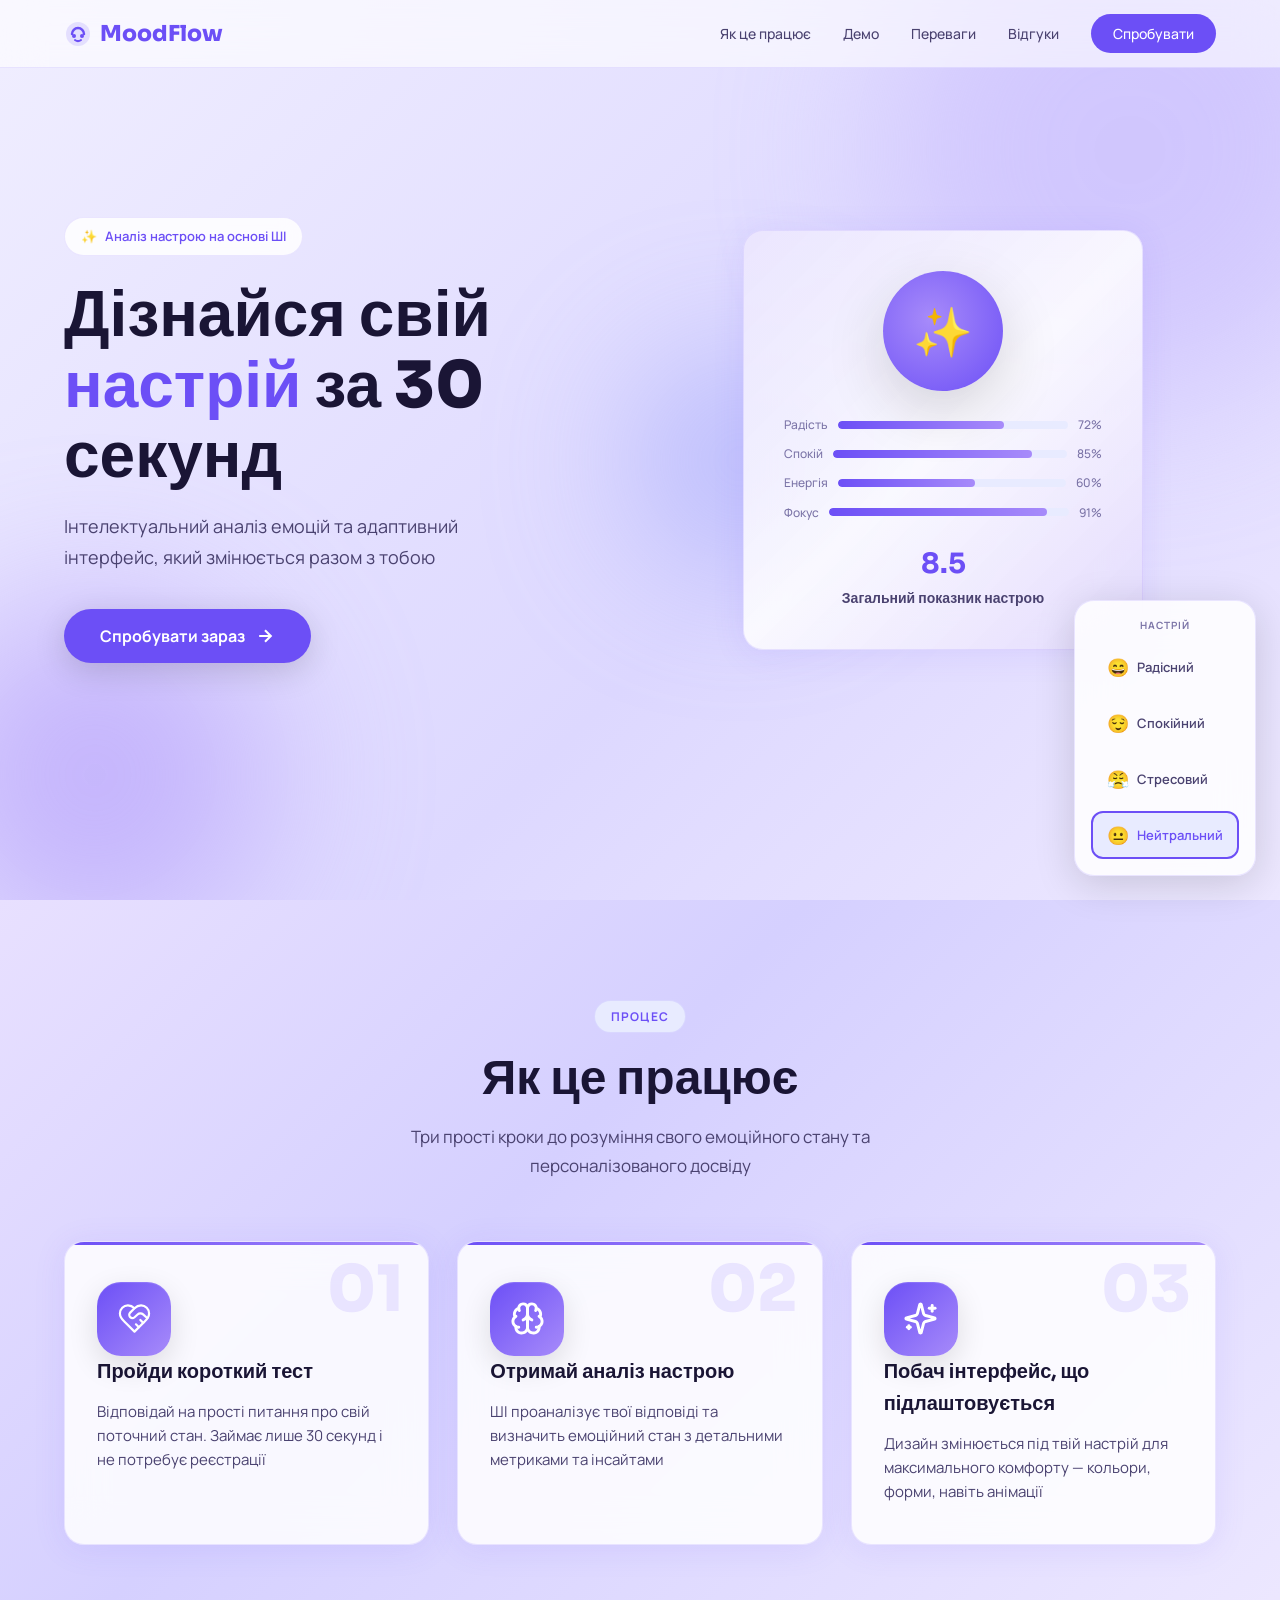
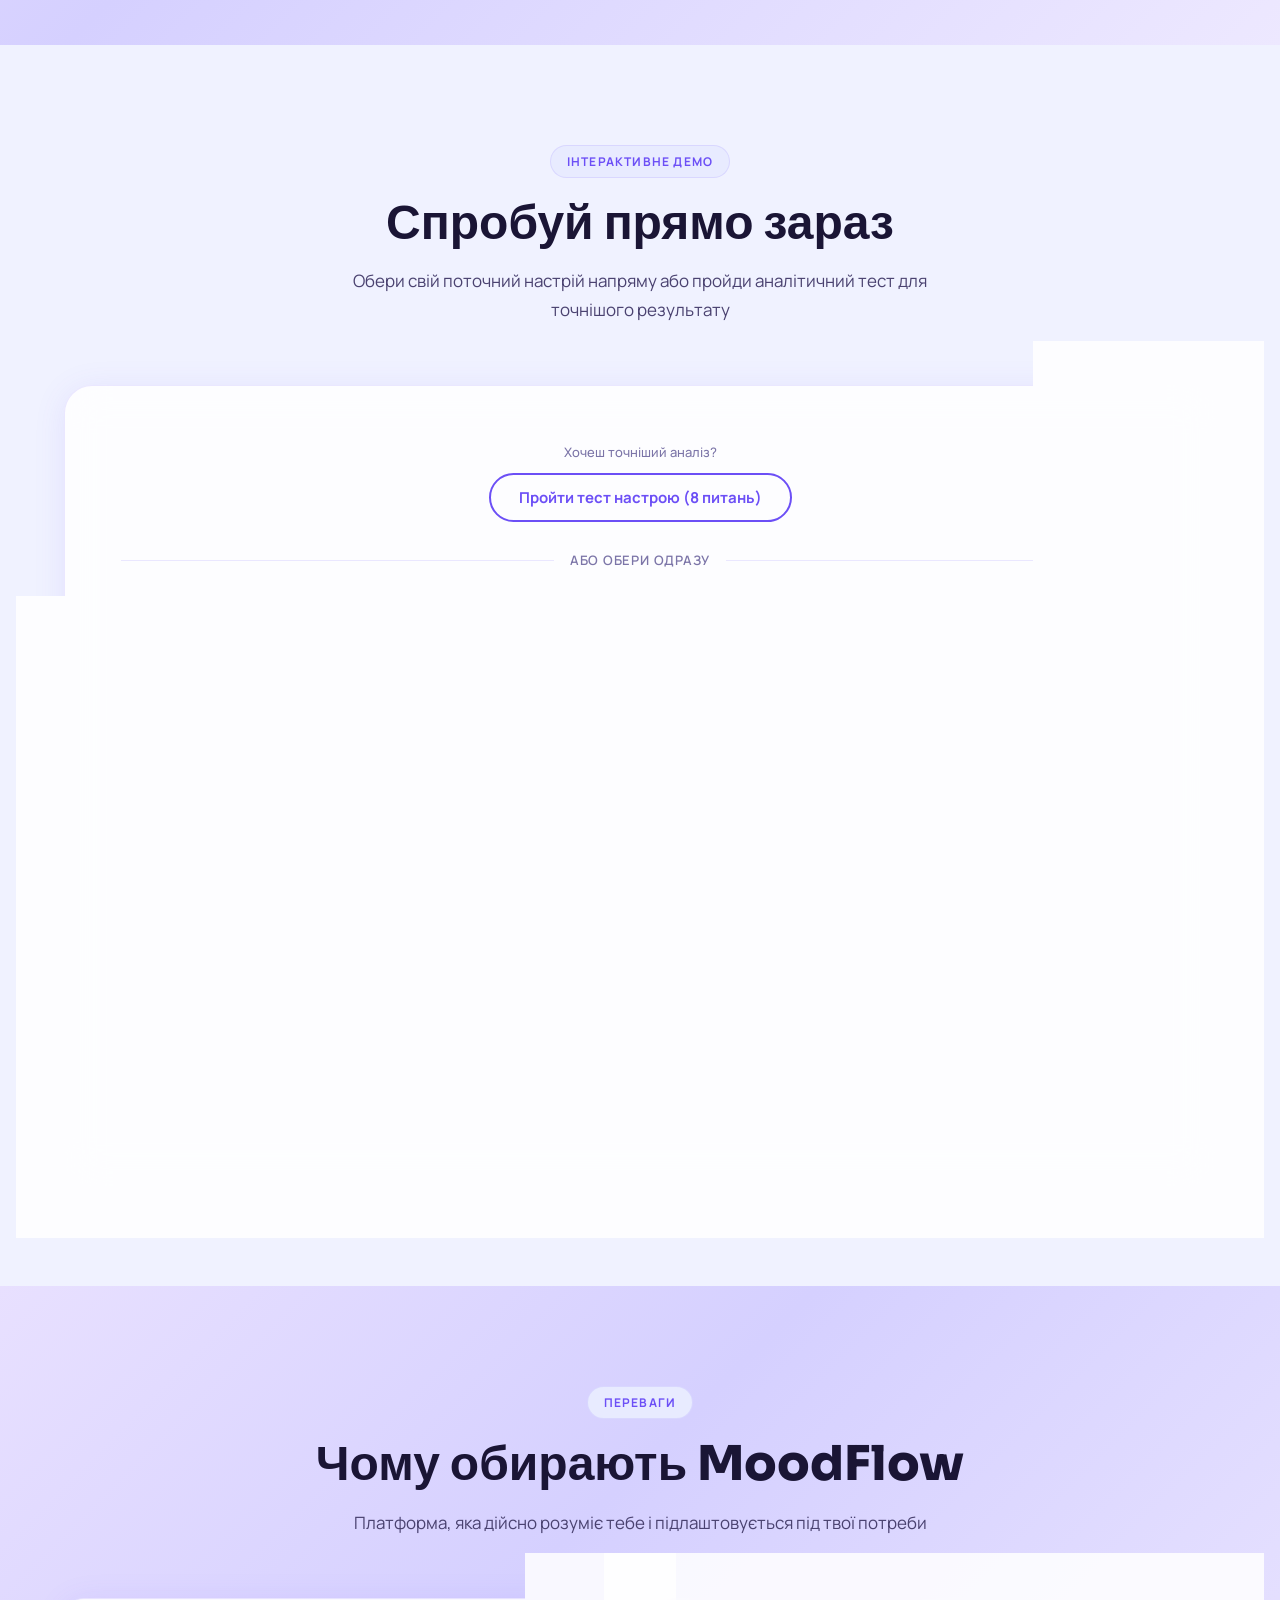
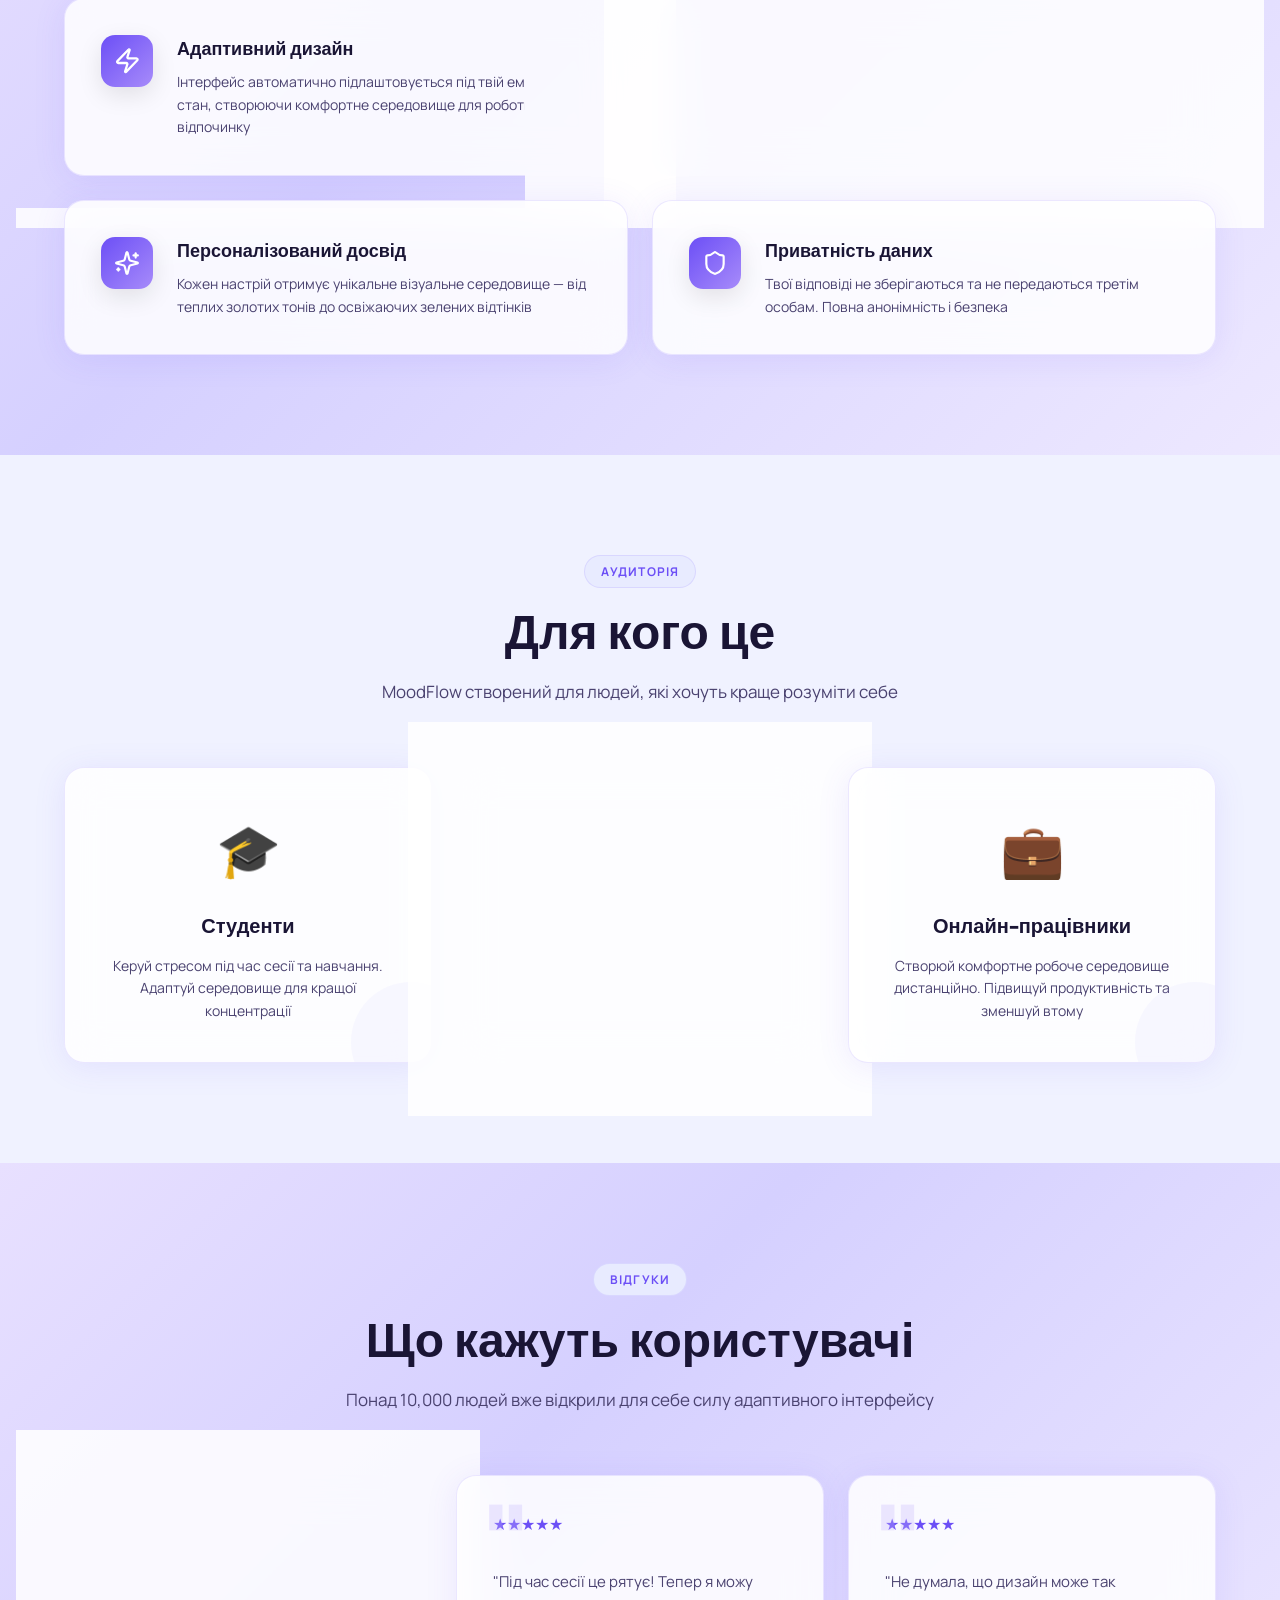
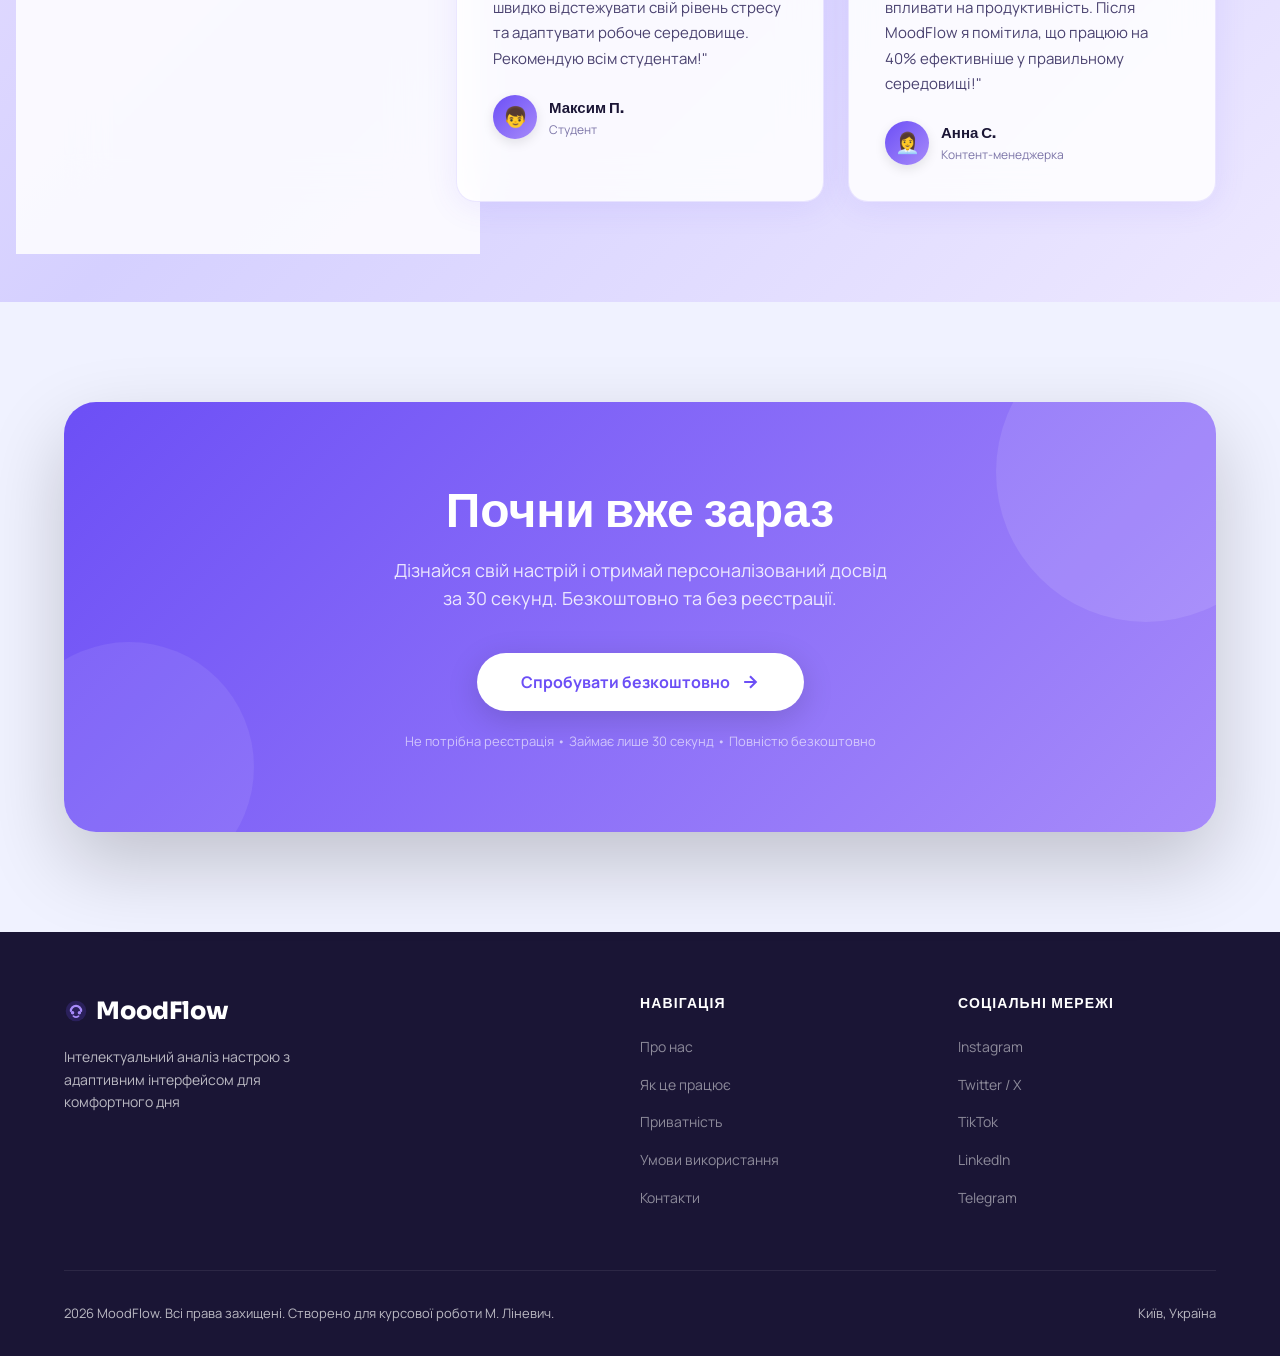
<file: index.html>
<!DOCTYPE html>
<html lang="uk">
<head>
<meta charset="UTF-8">
<meta name="viewport" content="width=device-width, initial-scale=1.0">
<title>MoodFlow – Дізнайся свій настрій за 30 секунд</title>
<link rel="preconnect" href="https://fonts.googleapis.com">
<link href="https://fonts.googleapis.com/css2?family=Manrope:wght@300;400;500;600;700;800&family=Sora:wght@300;400;600;700;800&display=swap" rel="stylesheet">
<link rel="stylesheet" href="style.css">
<link rel="stylesheet" href="quiz.css">
</head>
<body>

<!-- Progress Bar -->
<div class="progress-bar" id="progressBar"></div>

<!-- Mobile Mood Bar -->
<div class="demo-mood-bar" id="mobileMoodBar">
  <button class="demo-mood-mini" data-mood="happy" title="Радісний">😄</button>
  <button class="demo-mood-mini active" data-mood="neutral" title="Нейтральний">😐</button>
  <button class="demo-mood-mini" data-mood="calm" title="Спокійний">😌</button>
  <button class="demo-mood-mini" data-mood="stressed" title="Стресовий">😠</button>
</div>

<!-- Nav -->
<nav id="mainNav">
  <div class="container nav-inner">
    <a href="#" class="nav-logo">
      <svg viewBox="0 0 28 28" fill="none">
        <circle cx="14" cy="14" r="12" fill="var(--accent)" opacity="0.15"/>
        <path d="M8 14c0-3.3 2.7-6 6-6s6 2.7 6 6" stroke="var(--accent)" stroke-width="2.5" stroke-linecap="round"/>
        <circle cx="10" cy="16" r="2" fill="var(--accent)"/>
        <circle cx="18" cy="16" r="2" fill="var(--accent)"/>
        <path d="M11 20c1.7 1.3 4.3 1.3 6 0" stroke="var(--accent)" stroke-width="2" stroke-linecap="round"/>
      </svg>
      MoodFlow
    </a>
    <ul class="nav-links">
      <li><a href="#how">Як це працює</a></li>
      <li><a href="#demo">Демо</a></li>
      <li><a href="#benefits">Переваги</a></li>
      <li><a href="#testimonials">Відгуки</a></li>
      <li><a href="#cta" class="nav-cta">Спробувати</a></li>
    </ul>
  </div>
</nav>

<!-- Hero -->
<section id="hero">
  <div class="hero-blob hero-blob-1"></div>
  <div class="hero-blob hero-blob-2"></div>
  <div class="hero-blob hero-blob-3"></div>
  <div class="container">
    <div class="hero-grid">
      <div class="hero-content">
        <div class="hero-badge">
          <span>✨</span>
          Аналіз настрою на основі ШІ
        </div>
        <h1>Дізнайся свій <span class="accent">настрій</span> за 30 секунд</h1>
        <p class="hero-sub">Інтелектуальний аналіз емоцій та адаптивний інтерфейс, який змінюється разом з тобою</p>
        <button class="btn-primary" onclick="scrollToDemo()">
          Спробувати зараз
          <svg width="20" height="20" viewBox="0 0 24 24" fill="none" stroke="currentColor" stroke-width="2.5">
            <path d="M5 12h14M12 5l7 7-7 7"/>
          </svg>
        </button>
      </div>
      <div class="hero-visual">
        <div class="hero-card">
          <div class="mood-orb" id="heroOrb">
            <span id="heroEmoji">✨</span>
          </div>
          <div class="mood-bars">
            <div class="mood-bar-row">
              <span>Радість</span>
              <div class="mood-bar-track"><div class="mood-bar-fill" id="bar1" style="width:72%"></div></div>
              <span>72%</span>
            </div>
            <div class="mood-bar-row">
              <span>Спокій</span>
              <div class="mood-bar-track"><div class="mood-bar-fill" id="bar2" style="width:85%"></div></div>
              <span>85%</span>
            </div>
            <div class="mood-bar-row">
              <span>Енергія</span>
              <div class="mood-bar-track"><div class="mood-bar-fill" id="bar3" style="width:60%"></div></div>
              <span>60%</span>
            </div>
            <div class="mood-bar-row">
              <span>Фокус</span>
              <div class="mood-bar-track"><div class="mood-bar-fill" id="bar4" style="width:91%"></div></div>
              <span>91%</span>
            </div>
          </div>
          <div class="mood-score">
            <strong id="moodScoreNum">8.5</strong>
            Загальний показник настрою
          </div>
        </div>
      </div>
    </div>
  </div>
</section>

<!-- How It Works -->
<section id="how">
  <div class="container">
    <div class="text-center reveal">
      <div class="section-tag">Процес</div>
      <h2>Як це працює</h2>
      <p class="section-desc">Три прості кроки до розуміння свого емоційного стану та персоналізованого досвіду</p>
    </div>
    <div class="how-grid">
      <div class="step-card reveal reveal-delay-1">
        <span class="step-num">01</span>
        <div class="step-icon icon-heart"></div>
        <h3>Пройди короткий тест</h3>
        <p>Відповідай на прості питання про свій поточний стан. Займає лише 30 секунд і не потребує реєстрації</p>
      </div>
      <div class="step-card reveal reveal-delay-2">
        <span class="step-num">02</span>
        <div class="step-icon icon-brain"></div>
        <h3>Отримай аналіз настрою</h3>
        <p>ШІ проаналізує твої відповіді та визначить емоційний стан з детальними метриками та інсайтами</p>
      </div>
      <div class="step-card reveal reveal-delay-3">
        <span class="step-num">03</span>
        <div class="step-icon icon-star"></div>
        <h3>Побач інтерфейс, що підлаштовується</h3>
        <p>Дизайн змінюється під твій настрій для максимального комфорту — кольори, форми, навіть анімації</p>
      </div>
    </div>
  </div>
</section>

<!-- Demo -->
<section id="demo">
  <div class="container">
    <div class="text-center reveal">
      <div class="section-tag">Інтерактивне демо</div>
      <h2>Спробуй прямо зараз</h2>
      <p class="section-desc">Обери свій поточний настрій напряму або пройди аналітичний тест для точнішого результату</p>
    </div>
    <div class="demo-wrapper reveal">

      <!-- ① КНОПКА ЗАПУСКУ ТЕСТУ — новий блок над прямим вибором -->
      <div class="quiz-trigger-wrap">
        <span class="quiz-trigger-label">Хочеш точніший аналіз?</span>
        <button class="btn-quiz-trigger" onclick="openQuiz()">
              Пройти тест настрою (8 питань)
        </button>
      </div>

      <!-- Розділювач між двома підходами -->
      <div class="demo-divider">або обери одразу</div>

      <!-- ② ІСНУЮЧИЙ ПРЯМИЙ ВИБІР — без змін -->
      <div class="demo-question">Як ти себе почуваєш? 🤔</div>
      <div class="mood-options">
        <div class="mood-opt" data-mood="happy" onclick="setMood('happy')">
          <span class="opt-emoji">😄</span>
          <div class="opt-name">Радісний</div>
          <div class="opt-desc">Енергійно та натхненно</div>
        </div>
        <div class="mood-opt" data-mood="calm" onclick="setMood('calm')">
          <span class="opt-emoji">😌</span>
          <div class="opt-name">Спокійний</div>
          <div class="opt-desc">Розслаблення та зосередженість</div>
        </div>
        <div class="mood-opt" data-mood="stressed" onclick="setMood('stressed')">
          <span class="opt-emoji">😤</span>
          <div class="opt-name">Стресовий</div>
          <div class="opt-desc">Напружений та виснажений</div>
        </div>
        <div class="mood-opt active" data-mood="neutral" onclick="setMood('neutral')">
          <span class="opt-emoji">😐</span>
          <div class="opt-name">Нейтральний</div>
          <div class="opt-desc">Збалансований стан</div>
        </div>
      </div>
      <div class="demo-result" id="demoResult">
        <div class="demo-result-label">
          <div class="result-dot"></div>
          <div class="result-badge" id="resultBadge">Активний режим: Нейтральний</div>
        </div>
        <p id="resultText">Зверни увагу, як змінились кольори, форми, відступи та загальна атмосфера сторінки. Це допомагає створити максимально комфортне середовище для твого поточного стану.</p>
        <div class="demo-tags">
          <span class="demo-tag">Кольорова палітра</span>
          <span class="demo-tag">Форми елементів</span>
          <span class="demo-tag">Візуальна щільність</span>
          <span class="demo-tag">Анімації</span>
        </div>
      </div>
    </div>
  </div>
</section>

<!-- Benefits -->
<section id="benefits">
  <div class="container">
    <div class="text-center reveal">
      <div class="section-tag">Переваги</div>
      <h2>Чому обирають MoodFlow</h2>
      <p class="section-desc">Платформа, яка дійсно розуміє тебе і підлаштовується під твої потреби</p>
    </div>
    <div class="benefits-grid">
      <div class="benefit-card reveal reveal-delay-1">
        <div class="benefit-icon light-icon"></div>
        <div>
          <h3>Адаптивний дизайн</h3>
          <p>Інтерфейс автоматично підлаштовується під твій емоційний стан, створюючи комфортне середовище для роботи та відпочинку</p>
        </div>
      </div>
      <div class="benefit-card reveal reveal-delay-2">
        <div class="benefit-icon brain-icon"></div>
        <div>
          <h3>Швидкий аналіз</h3>
          <p>Отримай результат за 30 секунд без складних тестів та довгих анкет. Простий та інтуїтивний процес</p>
        </div>
      </div>
      <div class="benefit-card reveal reveal-delay-3">
        <div class="benefit-icon star-icon"></div>
        <div>
          <h3>Персоналізований досвід</h3>
          <p>Кожен настрій отримує унікальне візуальне середовище — від теплих золотих тонів до освіжаючих зелених відтінків</p>
        </div>
      </div>
      <div class="benefit-card reveal reveal-delay-4">
        <div class="benefit-icon shield-icon"></div>
        <div>
          <h3>Приватність даних</h3>
          <p>Твої відповіді не зберігаються та не передаються третім особам. Повна анонімність і безпека</p>
        </div>
      </div>
    </div>
  </div>
</section>

<!-- Audience -->
<section id="audience">
  <div class="container">
    <div class="text-center reveal">
      <div class="section-tag">Аудиторія</div>
      <h2>Для кого це</h2>
      <p class="section-desc">MoodFlow створений для людей, які хочуть краще розуміти себе</p>
    </div>
    <div class="audience-grid">
      <div class="audience-card reveal reveal-delay-1">
        <span class="audience-emoji">🎓</span>
        <h3>Студенти</h3>
        <p>Керуй стресом під час сесії та навчання. Адаптуй середовище для кращої концентрації</p>
      </div>
      <div class="audience-card reveal reveal-delay-2">
        <span class="audience-emoji">🎨</span>
        <h3>Креативні спеціалісти</h3>
        <p>Знаходь натхнення та підтримуй креативний потік. Середовище підлаштовується під твій творчий ритм</p>
      </div>
      <div class="audience-card reveal reveal-delay-3">
        <span class="audience-emoji">💼</span>
        <h3>Онлайн-працівники</h3>
        <p>Створюй комфортне робоче середовище дистанційно. Підвищуй продуктивність та зменшуй втому</p>
      </div>
    </div>
  </div>
</section>

<!-- Testimonials -->
<section id="testimonials">
  <div class="container">
    <div class="text-center reveal">
      <div class="section-tag">Відгуки</div>
      <h2>Що кажуть користувачі</h2>
      <p class="section-desc">Понад 10,000 людей вже відкрили для себе силу адаптивного інтерфейсу</p>
    </div>
    <div class="testimonials-grid">
      <div class="testimonial-card reveal reveal-delay-1">
        <div class="stars">★★★★★</div>
        <p>"MoodFlow допомагає мені краще розуміти свій емоційний стан. Тепер я бачу закономірності й можу заздалегідь впоратись зі стресом. Адаптивний інтерфейс просто неймовірний!"</p>
        <div class="testimonial-author">
          <div class="author-avatar">👩</div>
          <div class="author-info">
            <div class="name">Олена К.</div>
            <div class="role">UX дизайнерка</div>
          </div>
        </div>
      </div>
      <div class="testimonial-card reveal reveal-delay-2">
        <div class="stars">★★★★★</div>
        <p>"Під час сесії це рятує! Тепер я можу швидко відстежувати свій рівень стресу та адаптувати робоче середовище. Рекомендую всім студентам!"</p>
        <div class="testimonial-author">
          <div class="author-avatar">👦</div>
          <div class="author-info">
            <div class="name">Максим П.</div>
            <div class="role">Студент</div>
          </div>
        </div>
      </div>
      <div class="testimonial-card reveal reveal-delay-3">
        <div class="stars">★★★★★</div>
        <p>"Не думала, що дизайн може так впливати на продуктивність. Після MoodFlow я помітила, що працюю на 40% ефективніше у правильному середовищі!"</p>
        <div class="testimonial-author">
          <div class="author-avatar">👩‍💼</div>
          <div class="author-info">
            <div class="name">Анна С.</div>
            <div class="role">Контент-менеджерка</div>
          </div>
        </div>
      </div>
    </div>
  </div>
</section>

<!-- CTA -->
<section id="cta">
  <div class="container reveal">
    <div class="cta-box">
      <h2>Почни вже зараз</h2>
      <p>Дізнайся свій настрій і отримай персоналізований досвід за 30 секунд. Безкоштовно та без реєстрації.</p>
      <button class="btn-white" onclick="scrollToDemo()">
        Спробувати безкоштовно
        <svg width="20" height="20" viewBox="0 0 24 24" fill="none" stroke="currentColor" stroke-width="2.5">
          <path d="M5 12h14M12 5l7 7-7 7"/>
        </svg>
      </button>
      <div class="cta-note">Не потрібна реєстрація • Займає лише 30 секунд • Повністю безкоштовно</div>
    </div>
  </div>
</section>

<!-- Footer -->
<footer>
  <div class="container">
    <div class="footer-grid">
      <div class="footer-brand">
        <a href="#" class="logo">
          <svg width="24" height="24" viewBox="0 0 28 28" fill="none">
            <circle cx="14" cy="14" r="12" fill="var(--accent)" opacity="0.2"/>
            <path d="M8 14c0-3.3 2.7-6 6-6s6 2.7 6 6" stroke="var(--accent2)" stroke-width="2.5" stroke-linecap="round"/>
            <circle cx="10" cy="16" r="2" fill="var(--accent2)"/>
            <circle cx="18" cy="16" r="2" fill="var(--accent2)"/>
            <path d="M11 20c1.7 1.3 4.3 1.3 6 0" stroke="var(--accent2)" stroke-width="2" stroke-linecap="round"/>
          </svg>
          MoodFlow
        </a>
        <p>Інтелектуальний аналіз настрою з адаптивним інтерфейсом для комфортного дня</p>
        <!-- <div class="social-links">
          <a href="#" class="social-link" title="Instagram">📸</a>
          <a href="#" class="social-link" title="Twitter">🐦</a>
          <a href="#" class="social-link" title="TikTok">🎵</a>
          <a href="#" class="social-link" title="LinkedIn">💼</a>
        </div> -->
      </div>
      <div class="footer-nav">
        <h4>Навігація</h4>
        <ul>
          <li><a href="#how">Про нас</a></li>
          <li><a href="#how">Як це працює</a></li>
          <li><a href="#">Приватність</a></li>
          <li><a href="#">Умови використання</a></li>
          <li><a href="#">Контакти</a></li>
        </ul>
      </div>
      <div class="footer-nav">
        <h4>Соціальні мережі</h4>
        <ul>
          <li><a href="#">Instagram</a></li>
          <li><a href="#">Twitter / X</a></li>
          <li><a href="#">TikTok</a></li>
          <li><a href="#">LinkedIn</a></li>
          <li><a href="#">Telegram</a></li>
        </ul>
      </div>
    </div>
    <div class="footer-bottom">
      <span>2026 MoodFlow. Всі права захищені. Створено для курсової роботи М. Ліневич.</span>
      <span>Київ, Україна</span>
    </div>
  </div>
</footer>

<!-- Mood Switcher -->
<div class="mood-switcher">
  <div class="switcher-label">Настрій</div>
  <div class="switcher-btns">
    <button class="switcher-btn" data-mood="happy" onclick="setMood('happy')">
      <span class="sb-emoji">😄</span> Радісний
    </button>
    <button class="switcher-btn" data-mood="calm" onclick="setMood('calm')">
      <span class="sb-emoji">😌</span> Спокійний
    </button>
    <button class="switcher-btn" data-mood="stressed" onclick="setMood('stressed')">
      <span class="sb-emoji">😤</span> Стресовий
    </button>
    <button class="switcher-btn active" data-mood="neutral" onclick="setMood('neutral')">
      <span class="sb-emoji">😐</span> Нейтральний
    </button>
  </div>
</div>

<!-- ================================================================
     QUIZ OVERLAY — новий компонент, не впливає на існуючий HTML
     ================================================================ -->
<div class="quiz-overlay" id="quizOverlay" role="dialog" aria-modal="true" aria-label="Тест настрою">
  <div class="quiz-overlay-bg" onclick="closeQuiz()"></div>

  <div class="quiz-modal">

    <!-- Шапка модалки -->
    <div class="quiz-header">
      <div class="quiz-header-left">
        <div class="quiz-title">🎯 Тест настрою</div>
        <div class="quiz-subtitle">Аналіз за 5 емоційними шкалами</div>
      </div>
      <button class="quiz-close" onclick="closeQuiz()" aria-label="Закрити тест">✕</button>
    </div>

    <!-- Прогрес -->
    <div class="quiz-progress-wrap">
      <div class="quiz-progress-info">
        <span class="quiz-progress-label">Прогрес</span>
        <span class="quiz-progress-num" id="quizProgressNum">1 / 8</span>
      </div>
      <div class="quiz-progress-track">
        <div class="quiz-progress-fill" id="quizProgressFill" style="width:0%"></div>
      </div>
    </div>

    <!-- Область питань / результатів (динамічно заповнюється через JS) -->
    <div id="quizQuestionArea" class="quiz-question-area"></div>

    <!-- Нижня панель: крапки + кнопка "Далі" -->
    <div class="quiz-footer" id="quizFooter">
      <!-- 5 крапок = 5 шкал (декоративний індикатор) -->
      <div class="quiz-scale-preview">
        <div class="scale-dot active" title="Радість"></div>
        <div class="scale-dot" title="Спокій"></div>
        <div class="scale-dot" title="Енергія"></div>
        <div class="scale-dot" title="Фокус"></div>
        <div class="scale-dot" title="Стрес"></div>
      </div>

      <button class="btn-quiz-next" id="quizNextBtn" onclick="quizNext()">
        Далі
        <svg width="18" height="18" viewBox="0 0 24 24" fill="none" stroke="currentColor" stroke-width="2.5">
          <path d="M5 12h14M12 5l7 7-7 7"/>
        </svg>
      </button>
    </div>

  </div>
</div>
<!-- / QUIZ OVERLAY -->

<script src="script.js"></script>
<script src="quiz.js"></script>
</body>
</html>
</file>
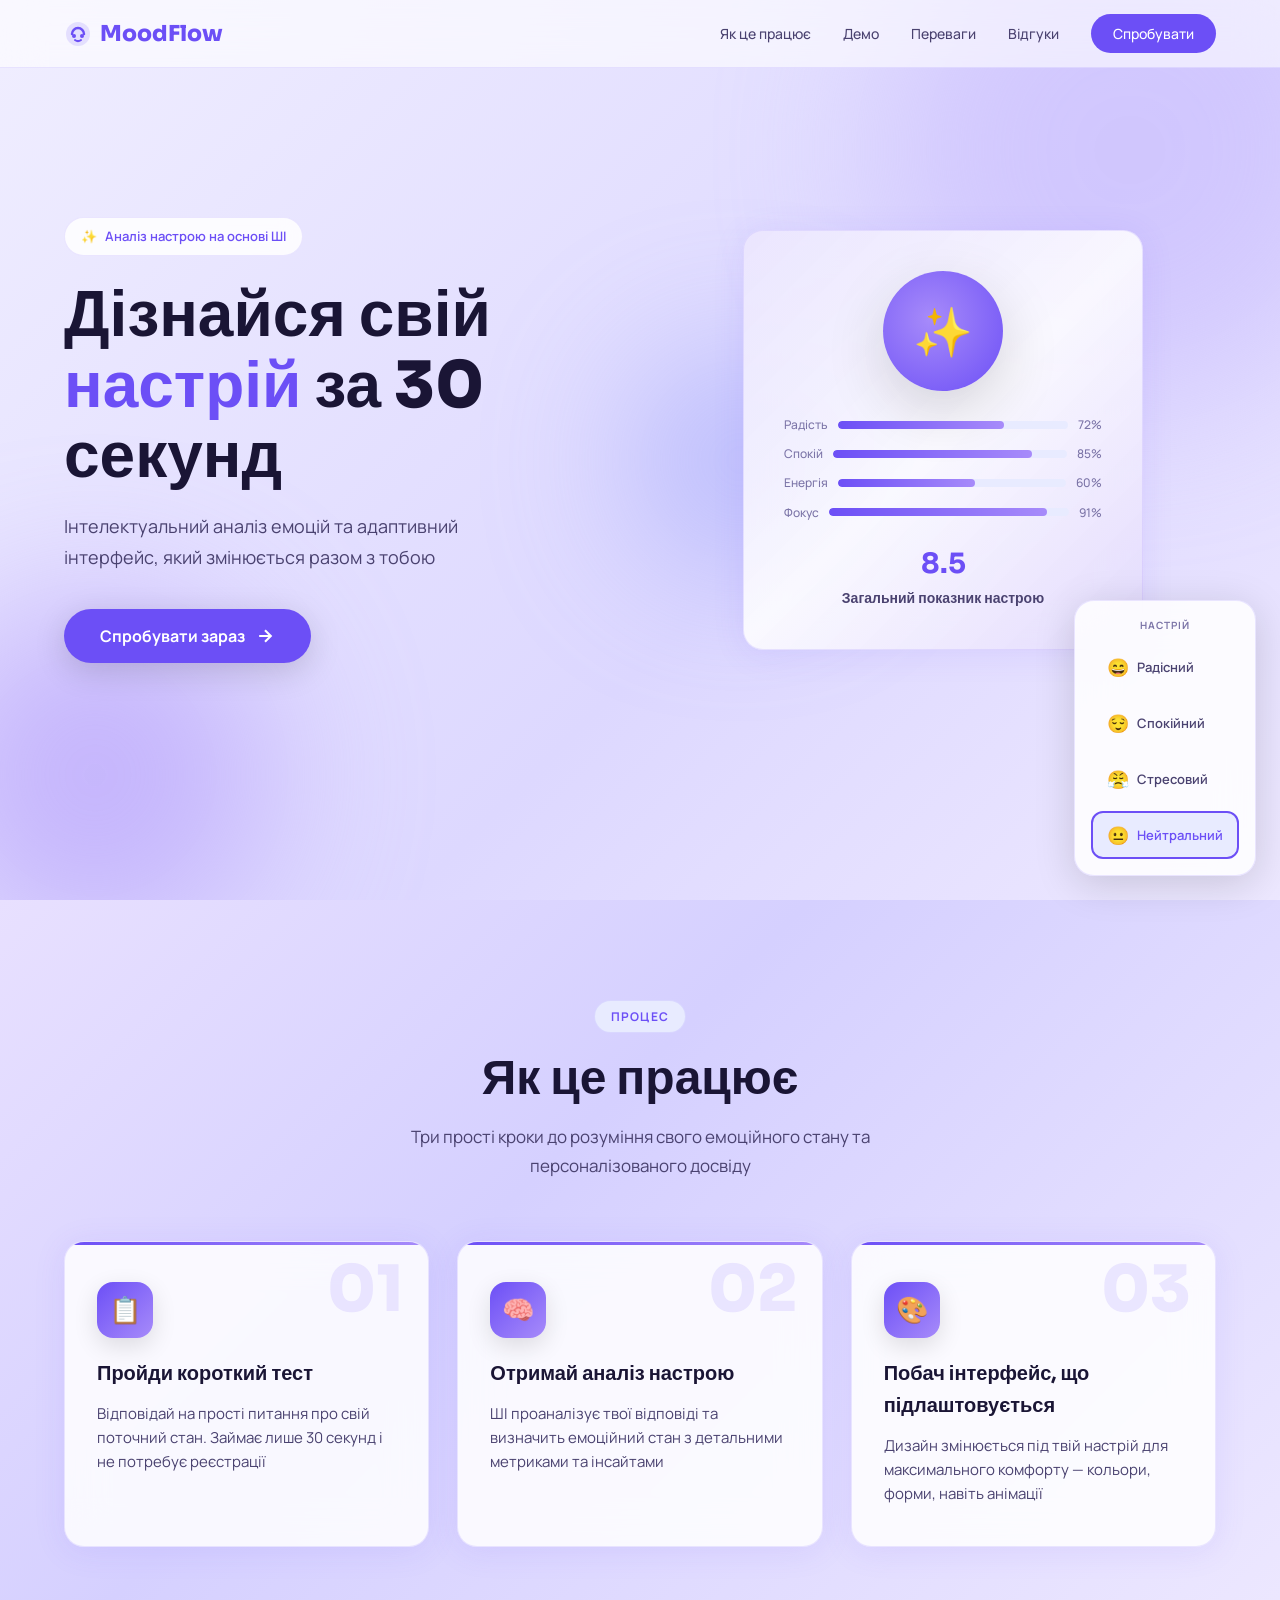
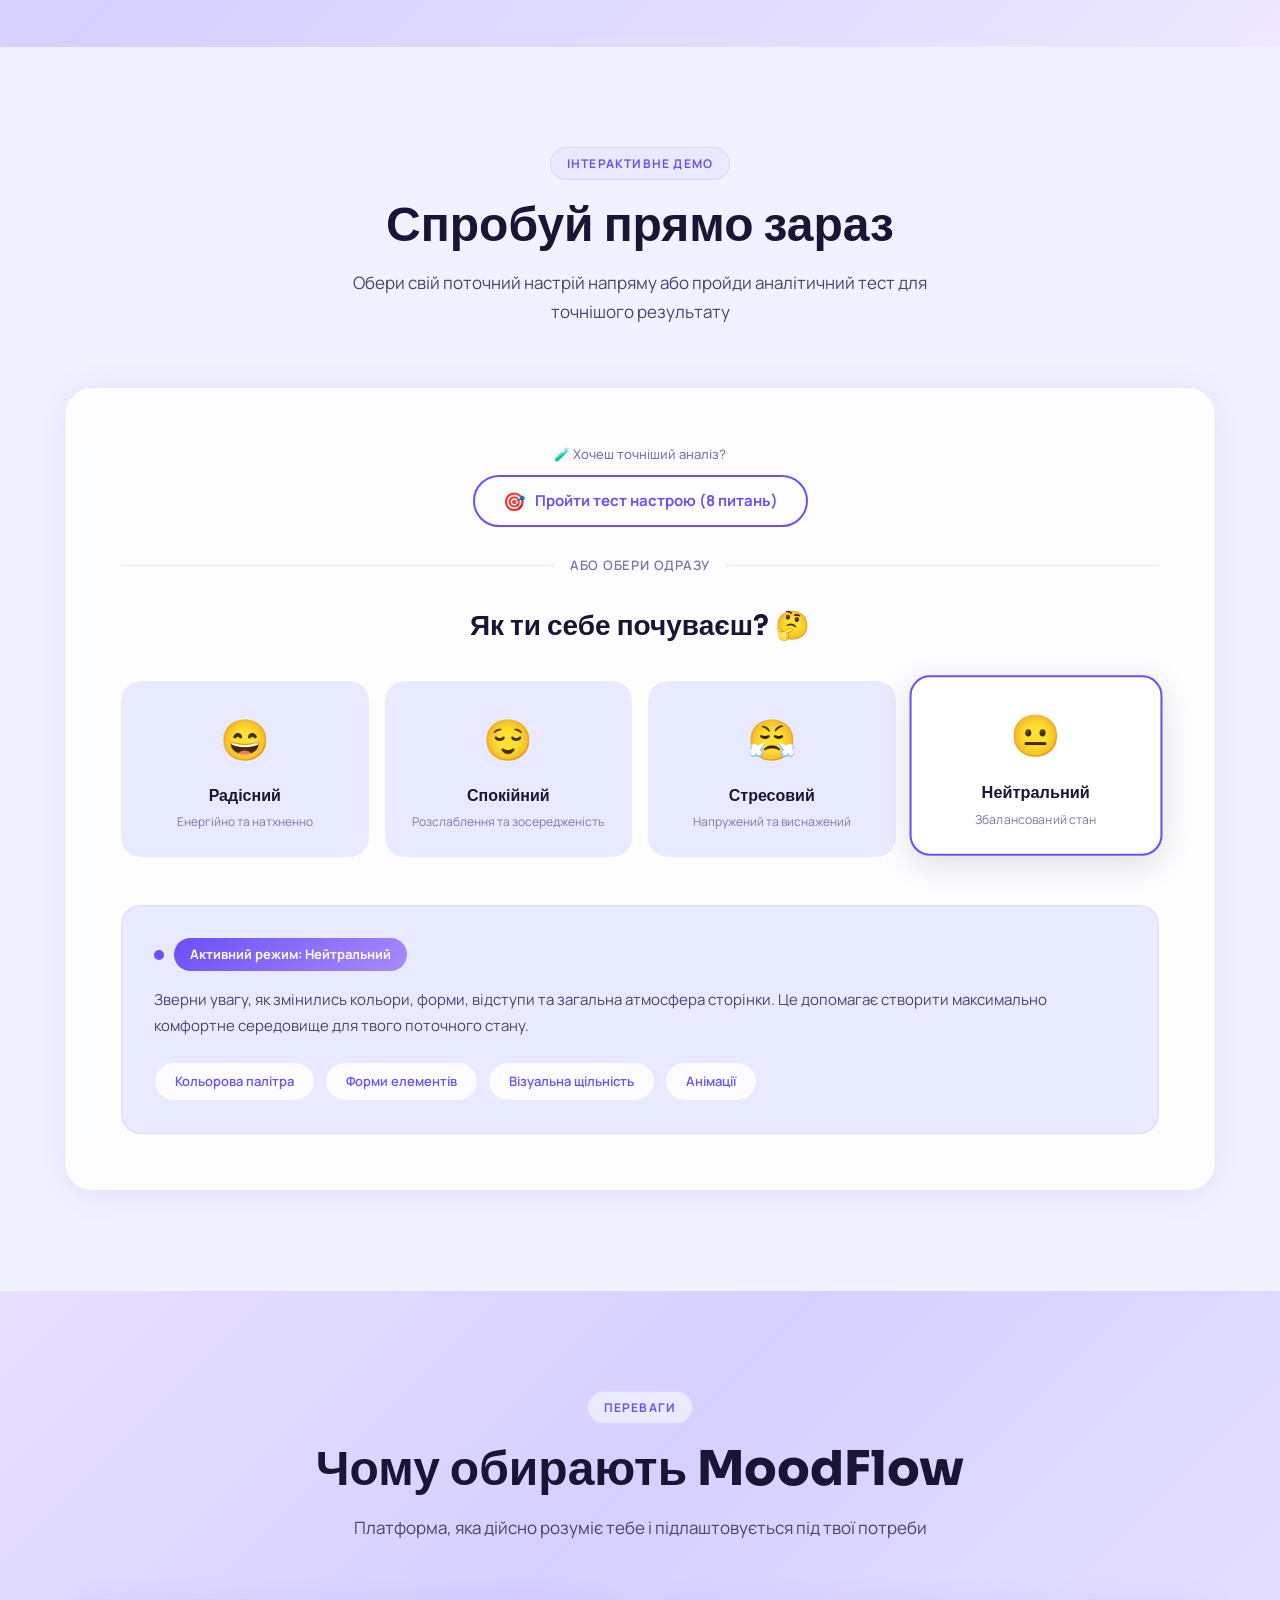
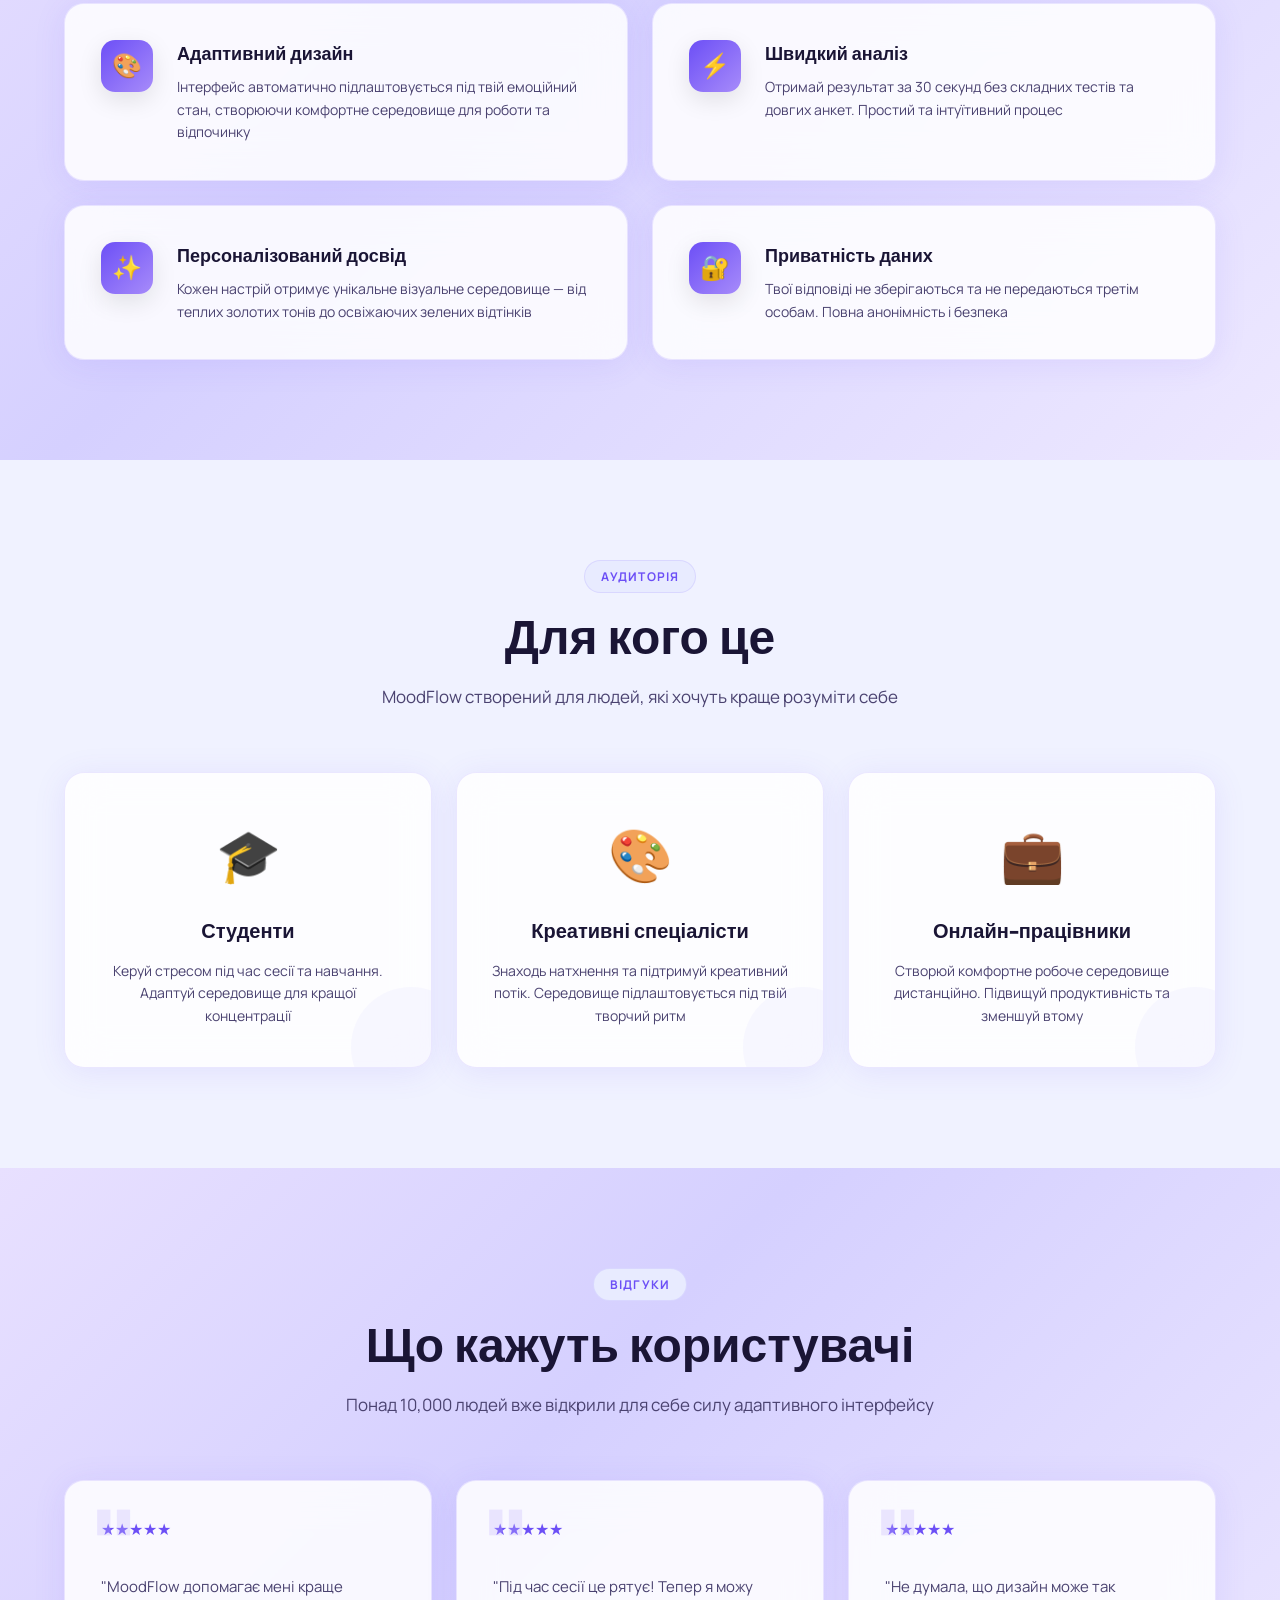
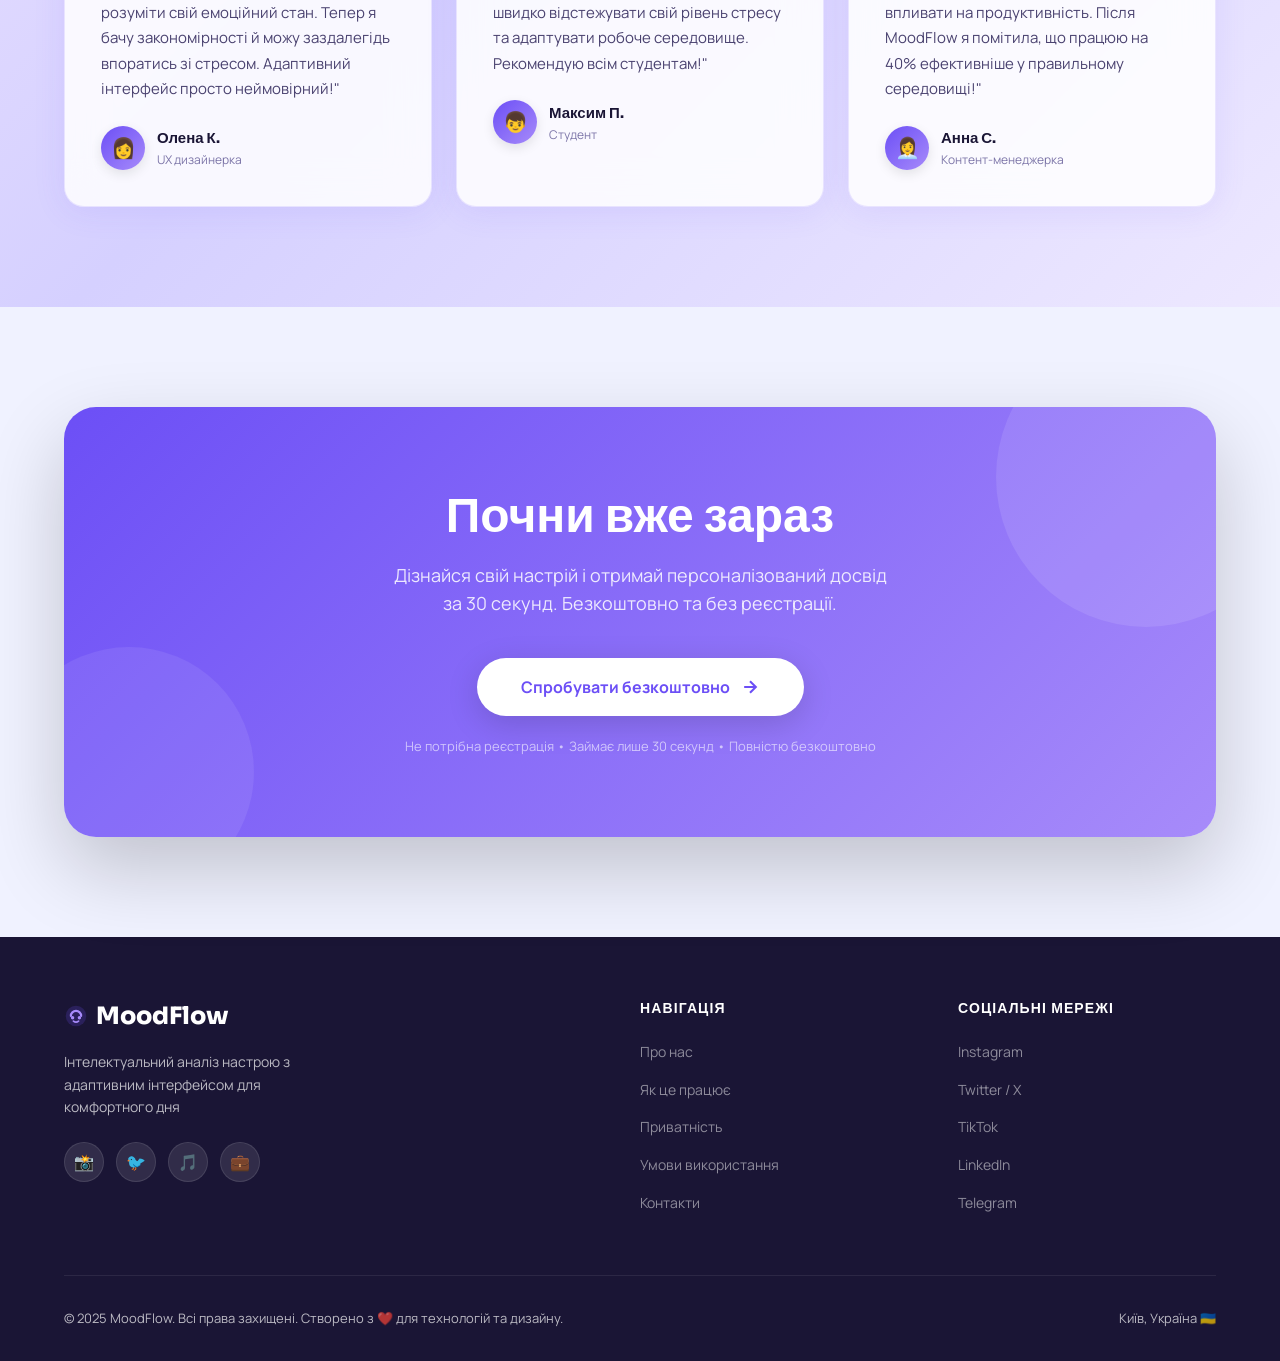
<file: project/index.html>
<!DOCTYPE html>
<html lang="uk">
<head>
<meta charset="UTF-8">
<meta name="viewport" content="width=device-width, initial-scale=1.0">
<title>MoodFlow — Дізнайся свій настрій за 30 секунд</title>
<link rel="preconnect" href="https://fonts.googleapis.com">
<link href="https://fonts.googleapis.com/css2?family=Manrope:wght@300;400;500;600;700;800&family=Sora:wght@300;400;600;700;800&display=swap" rel="stylesheet">
<link rel="stylesheet" href="style.css">
<link rel="stylesheet" href="quiz.css">
</head>
<body>

<!-- Progress Bar -->
<div class="progress-bar" id="progressBar"></div>

<!-- Mobile Mood Bar -->
<div class="demo-mood-bar" id="mobileMoodBar">
  <button class="demo-mood-mini" data-mood="happy" title="Радісний">😄</button>
  <button class="demo-mood-mini active" data-mood="neutral" title="Нейтральний">😐</button>
  <button class="demo-mood-mini" data-mood="calm" title="Спокійний">😌</button>
  <button class="demo-mood-mini" data-mood="stressed" title="Стресовий">😤</button>
</div>

<!-- Nav -->
<nav id="mainNav">
  <div class="container nav-inner">
    <a href="#" class="nav-logo">
      <svg viewBox="0 0 28 28" fill="none">
        <circle cx="14" cy="14" r="12" fill="var(--accent)" opacity="0.15"/>
        <path d="M8 14c0-3.3 2.7-6 6-6s6 2.7 6 6" stroke="var(--accent)" stroke-width="2.5" stroke-linecap="round"/>
        <circle cx="10" cy="16" r="2" fill="var(--accent)"/>
        <circle cx="18" cy="16" r="2" fill="var(--accent)"/>
        <path d="M11 20c1.7 1.3 4.3 1.3 6 0" stroke="var(--accent)" stroke-width="2" stroke-linecap="round"/>
      </svg>
      MoodFlow
    </a>
    <ul class="nav-links">
      <li><a href="#how">Як це працює</a></li>
      <li><a href="#demo">Демо</a></li>
      <li><a href="#benefits">Переваги</a></li>
      <li><a href="#testimonials">Відгуки</a></li>
      <li><a href="#cta" class="nav-cta">Спробувати</a></li>
    </ul>
  </div>
</nav>

<!-- Hero -->
<section id="hero">
  <div class="hero-blob hero-blob-1"></div>
  <div class="hero-blob hero-blob-2"></div>
  <div class="hero-blob hero-blob-3"></div>
  <div class="container">
    <div class="hero-grid">
      <div class="hero-content">
        <div class="hero-badge">
          <span>✨</span>
          Аналіз настрою на основі ШІ
        </div>
        <h1>Дізнайся свій <span class="accent">настрій</span> за 30 секунд</h1>
        <p class="hero-sub">Інтелектуальний аналіз емоцій та адаптивний інтерфейс, який змінюється разом з тобою</p>
        <button class="btn-primary" onclick="scrollToDemo()">
          Спробувати зараз
          <svg width="20" height="20" viewBox="0 0 24 24" fill="none" stroke="currentColor" stroke-width="2.5">
            <path d="M5 12h14M12 5l7 7-7 7"/>
          </svg>
        </button>
      </div>
      <div class="hero-visual">
        <div class="hero-card">
          <div class="mood-orb" id="heroOrb">
            <span id="heroEmoji">✨</span>
          </div>
          <div class="mood-bars">
            <div class="mood-bar-row">
              <span>Радість</span>
              <div class="mood-bar-track"><div class="mood-bar-fill" id="bar1" style="width:72%"></div></div>
              <span>72%</span>
            </div>
            <div class="mood-bar-row">
              <span>Спокій</span>
              <div class="mood-bar-track"><div class="mood-bar-fill" id="bar2" style="width:85%"></div></div>
              <span>85%</span>
            </div>
            <div class="mood-bar-row">
              <span>Енергія</span>
              <div class="mood-bar-track"><div class="mood-bar-fill" id="bar3" style="width:60%"></div></div>
              <span>60%</span>
            </div>
            <div class="mood-bar-row">
              <span>Фокус</span>
              <div class="mood-bar-track"><div class="mood-bar-fill" id="bar4" style="width:91%"></div></div>
              <span>91%</span>
            </div>
          </div>
          <div class="mood-score">
            <strong id="moodScoreNum">8.5</strong>
            Загальний показник настрою
          </div>
        </div>
      </div>
    </div>
  </div>
</section>

<!-- How It Works -->
<section id="how">
  <div class="container">
    <div class="text-center reveal">
      <div class="section-tag">Процес</div>
      <h2>Як це працює</h2>
      <p class="section-desc">Три прості кроки до розуміння свого емоційного стану та персоналізованого досвіду</p>
    </div>
    <div class="how-grid">
      <div class="step-card reveal reveal-delay-1">
        <span class="step-num">01</span>
        <div class="step-icon">📋</div>
        <h3>Пройди короткий тест</h3>
        <p>Відповідай на прості питання про свій поточний стан. Займає лише 30 секунд і не потребує реєстрації</p>
      </div>
      <div class="step-card reveal reveal-delay-2">
        <span class="step-num">02</span>
        <div class="step-icon">🧠</div>
        <h3>Отримай аналіз настрою</h3>
        <p>ШІ проаналізує твої відповіді та визначить емоційний стан з детальними метриками та інсайтами</p>
      </div>
      <div class="step-card reveal reveal-delay-3">
        <span class="step-num">03</span>
        <div class="step-icon">🎨</div>
        <h3>Побач інтерфейс, що підлаштовується</h3>
        <p>Дизайн змінюється під твій настрій для максимального комфорту — кольори, форми, навіть анімації</p>
      </div>
    </div>
  </div>
</section>

<!-- Demo -->
<section id="demo">
  <div class="container">
    <div class="text-center reveal">
      <div class="section-tag">Інтерактивне демо</div>
      <h2>Спробуй прямо зараз</h2>
      <p class="section-desc">Обери свій поточний настрій напряму або пройди аналітичний тест для точнішого результату</p>
    </div>
    <div class="demo-wrapper reveal">

      <!-- ① КНОПКА ЗАПУСКУ ТЕСТУ — новий блок над прямим вибором -->
      <div class="quiz-trigger-wrap">
        <span class="quiz-trigger-label">🧪 Хочеш точніший аналіз?</span>
        <button class="btn-quiz-trigger" onclick="openQuiz()">
          <span class="btn-icon">🎯</span>
          Пройти тест настрою (8 питань)
        </button>
      </div>

      <!-- Розділювач між двома підходами -->
      <div class="demo-divider">або обери одразу</div>

      <!-- ② ІСНУЮЧИЙ ПРЯМИЙ ВИБІР — без змін -->
      <div class="demo-question">Як ти себе почуваєш? 🤔</div>
      <div class="mood-options">
        <div class="mood-opt" data-mood="happy" onclick="setMood('happy')">
          <span class="opt-emoji">😄</span>
          <div class="opt-name">Радісний</div>
          <div class="opt-desc">Енергійно та натхненно</div>
        </div>
        <div class="mood-opt" data-mood="calm" onclick="setMood('calm')">
          <span class="opt-emoji">😌</span>
          <div class="opt-name">Спокійний</div>
          <div class="opt-desc">Розслаблення та зосередженість</div>
        </div>
        <div class="mood-opt" data-mood="stressed" onclick="setMood('stressed')">
          <span class="opt-emoji">😤</span>
          <div class="opt-name">Стресовий</div>
          <div class="opt-desc">Напружений та виснажений</div>
        </div>
        <div class="mood-opt active" data-mood="neutral" onclick="setMood('neutral')">
          <span class="opt-emoji">😐</span>
          <div class="opt-name">Нейтральний</div>
          <div class="opt-desc">Збалансований стан</div>
        </div>
      </div>
      <div class="demo-result" id="demoResult">
        <div class="demo-result-label">
          <div class="result-dot"></div>
          <div class="result-badge" id="resultBadge">Активний режим: Нейтральний</div>
        </div>
        <p id="resultText">Зверни увагу, як змінились кольори, форми, відступи та загальна атмосфера сторінки. Це допомагає створити максимально комфортне середовище для твого поточного стану.</p>
        <div class="demo-tags">
          <span class="demo-tag">Кольорова палітра</span>
          <span class="demo-tag">Форми елементів</span>
          <span class="demo-tag">Візуальна щільність</span>
          <span class="demo-tag">Анімації</span>
        </div>
      </div>
    </div>
  </div>
</section>

<!-- Benefits -->
<section id="benefits">
  <div class="container">
    <div class="text-center reveal">
      <div class="section-tag">Переваги</div>
      <h2>Чому обирають MoodFlow</h2>
      <p class="section-desc">Платформа, яка дійсно розуміє тебе і підлаштовується під твої потреби</p>
    </div>
    <div class="benefits-grid">
      <div class="benefit-card reveal reveal-delay-1">
        <div class="benefit-icon">🎨</div>
        <div>
          <h3>Адаптивний дизайн</h3>
          <p>Інтерфейс автоматично підлаштовується під твій емоційний стан, створюючи комфортне середовище для роботи та відпочинку</p>
        </div>
      </div>
      <div class="benefit-card reveal reveal-delay-2">
        <div class="benefit-icon">⚡</div>
        <div>
          <h3>Швидкий аналіз</h3>
          <p>Отримай результат за 30 секунд без складних тестів та довгих анкет. Простий та інтуїтивний процес</p>
        </div>
      </div>
      <div class="benefit-card reveal reveal-delay-3">
        <div class="benefit-icon">✨</div>
        <div>
          <h3>Персоналізований досвід</h3>
          <p>Кожен настрій отримує унікальне візуальне середовище — від теплих золотих тонів до освіжаючих зелених відтінків</p>
        </div>
      </div>
      <div class="benefit-card reveal reveal-delay-4">
        <div class="benefit-icon">🔐</div>
        <div>
          <h3>Приватність даних</h3>
          <p>Твої відповіді не зберігаються та не передаються третім особам. Повна анонімність і безпека</p>
        </div>
      </div>
    </div>
  </div>
</section>

<!-- Audience -->
<section id="audience">
  <div class="container">
    <div class="text-center reveal">
      <div class="section-tag">Аудиторія</div>
      <h2>Для кого це</h2>
      <p class="section-desc">MoodFlow створений для людей, які хочуть краще розуміти себе</p>
    </div>
    <div class="audience-grid">
      <div class="audience-card reveal reveal-delay-1">
        <span class="audience-emoji">🎓</span>
        <h3>Студенти</h3>
        <p>Керуй стресом під час сесії та навчання. Адаптуй середовище для кращої концентрації</p>
      </div>
      <div class="audience-card reveal reveal-delay-2">
        <span class="audience-emoji">🎨</span>
        <h3>Креативні спеціалісти</h3>
        <p>Знаходь натхнення та підтримуй креативний потік. Середовище підлаштовується під твій творчий ритм</p>
      </div>
      <div class="audience-card reveal reveal-delay-3">
        <span class="audience-emoji">💼</span>
        <h3>Онлайн-працівники</h3>
        <p>Створюй комфортне робоче середовище дистанційно. Підвищуй продуктивність та зменшуй втому</p>
      </div>
    </div>
  </div>
</section>

<!-- Testimonials -->
<section id="testimonials">
  <div class="container">
    <div class="text-center reveal">
      <div class="section-tag">Відгуки</div>
      <h2>Що кажуть користувачі</h2>
      <p class="section-desc">Понад 10,000 людей вже відкрили для себе силу адаптивного інтерфейсу</p>
    </div>
    <div class="testimonials-grid">
      <div class="testimonial-card reveal reveal-delay-1">
        <div class="stars">★★★★★</div>
        <p>"MoodFlow допомагає мені краще розуміти свій емоційний стан. Тепер я бачу закономірності й можу заздалегідь впоратись зі стресом. Адаптивний інтерфейс просто неймовірний!"</p>
        <div class="testimonial-author">
          <div class="author-avatar">👩</div>
          <div class="author-info">
            <div class="name">Олена К.</div>
            <div class="role">UX дизайнерка</div>
          </div>
        </div>
      </div>
      <div class="testimonial-card reveal reveal-delay-2">
        <div class="stars">★★★★★</div>
        <p>"Під час сесії це рятує! Тепер я можу швидко відстежувати свій рівень стресу та адаптувати робоче середовище. Рекомендую всім студентам!"</p>
        <div class="testimonial-author">
          <div class="author-avatar">👦</div>
          <div class="author-info">
            <div class="name">Максим П.</div>
            <div class="role">Студент</div>
          </div>
        </div>
      </div>
      <div class="testimonial-card reveal reveal-delay-3">
        <div class="stars">★★★★★</div>
        <p>"Не думала, що дизайн може так впливати на продуктивність. Після MoodFlow я помітила, що працюю на 40% ефективніше у правильному середовищі!"</p>
        <div class="testimonial-author">
          <div class="author-avatar">👩‍💼</div>
          <div class="author-info">
            <div class="name">Анна С.</div>
            <div class="role">Контент-менеджерка</div>
          </div>
        </div>
      </div>
    </div>
  </div>
</section>

<!-- CTA -->
<section id="cta">
  <div class="container reveal">
    <div class="cta-box">
      <h2>Почни вже зараз</h2>
      <p>Дізнайся свій настрій і отримай персоналізований досвід за 30 секунд. Безкоштовно та без реєстрації.</p>
      <button class="btn-white" onclick="scrollToDemo()">
        Спробувати безкоштовно
        <svg width="20" height="20" viewBox="0 0 24 24" fill="none" stroke="currentColor" stroke-width="2.5">
          <path d="M5 12h14M12 5l7 7-7 7"/>
        </svg>
      </button>
      <div class="cta-note">Не потрібна реєстрація • Займає лише 30 секунд • Повністю безкоштовно</div>
    </div>
  </div>
</section>

<!-- Footer -->
<footer>
  <div class="container">
    <div class="footer-grid">
      <div class="footer-brand">
        <a href="#" class="logo">
          <svg width="24" height="24" viewBox="0 0 28 28" fill="none">
            <circle cx="14" cy="14" r="12" fill="var(--accent)" opacity="0.2"/>
            <path d="M8 14c0-3.3 2.7-6 6-6s6 2.7 6 6" stroke="var(--accent2)" stroke-width="2.5" stroke-linecap="round"/>
            <circle cx="10" cy="16" r="2" fill="var(--accent2)"/>
            <circle cx="18" cy="16" r="2" fill="var(--accent2)"/>
            <path d="M11 20c1.7 1.3 4.3 1.3 6 0" stroke="var(--accent2)" stroke-width="2" stroke-linecap="round"/>
          </svg>
          MoodFlow
        </a>
        <p>Інтелектуальний аналіз настрою з адаптивним інтерфейсом для комфортного дня</p>
        <div class="social-links">
          <a href="#" class="social-link" title="Instagram">📸</a>
          <a href="#" class="social-link" title="Twitter">🐦</a>
          <a href="#" class="social-link" title="TikTok">🎵</a>
          <a href="#" class="social-link" title="LinkedIn">💼</a>
        </div>
      </div>
      <div class="footer-nav">
        <h4>Навігація</h4>
        <ul>
          <li><a href="#how">Про нас</a></li>
          <li><a href="#how">Як це працює</a></li>
          <li><a href="#">Приватність</a></li>
          <li><a href="#">Умови використання</a></li>
          <li><a href="#">Контакти</a></li>
        </ul>
      </div>
      <div class="footer-nav">
        <h4>Соціальні мережі</h4>
        <ul>
          <li><a href="#">Instagram</a></li>
          <li><a href="#">Twitter / X</a></li>
          <li><a href="#">TikTok</a></li>
          <li><a href="#">LinkedIn</a></li>
          <li><a href="#">Telegram</a></li>
        </ul>
      </div>
    </div>
    <div class="footer-bottom">
      <span>© 2025 MoodFlow. Всі права захищені. Створено з ❤️ для технологій та дизайну.</span>
      <span>Київ, Україна 🇺🇦</span>
    </div>
  </div>
</footer>

<!-- Mood Switcher -->
<div class="mood-switcher">
  <div class="switcher-label">Настрій</div>
  <div class="switcher-btns">
    <button class="switcher-btn" data-mood="happy" onclick="setMood('happy')">
      <span class="sb-emoji">😄</span> Радісний
    </button>
    <button class="switcher-btn" data-mood="calm" onclick="setMood('calm')">
      <span class="sb-emoji">😌</span> Спокійний
    </button>
    <button class="switcher-btn" data-mood="stressed" onclick="setMood('stressed')">
      <span class="sb-emoji">😤</span> Стресовий
    </button>
    <button class="switcher-btn active" data-mood="neutral" onclick="setMood('neutral')">
      <span class="sb-emoji">😐</span> Нейтральний
    </button>
  </div>
</div>

<!-- ================================================================
     QUIZ OVERLAY — новий компонент, не впливає на існуючий HTML
     ================================================================ -->
<div class="quiz-overlay" id="quizOverlay" role="dialog" aria-modal="true" aria-label="Тест настрою">
  <div class="quiz-overlay-bg" onclick="closeQuiz()"></div>

  <div class="quiz-modal">

    <!-- Шапка модалки -->
    <div class="quiz-header">
      <div class="quiz-header-left">
        <div class="quiz-title">🎯 Тест настрою</div>
        <div class="quiz-subtitle">Аналіз за 5 емоційними шкалами</div>
      </div>
      <button class="quiz-close" onclick="closeQuiz()" aria-label="Закрити тест">✕</button>
    </div>

    <!-- Прогрес -->
    <div class="quiz-progress-wrap">
      <div class="quiz-progress-info">
        <span class="quiz-progress-label">Прогрес</span>
        <span class="quiz-progress-num" id="quizProgressNum">1 / 8</span>
      </div>
      <div class="quiz-progress-track">
        <div class="quiz-progress-fill" id="quizProgressFill" style="width:0%"></div>
      </div>
    </div>

    <!-- Область питань / результатів (динамічно заповнюється через JS) -->
    <div id="quizQuestionArea" class="quiz-question-area"></div>

    <!-- Нижня панель: крапки + кнопка "Далі" -->
    <div class="quiz-footer" id="quizFooter">
      <!-- 5 крапок = 5 шкал (декоративний індикатор) -->
      <div class="quiz-scale-preview">
        <div class="scale-dot active" title="Радість"></div>
        <div class="scale-dot" title="Спокій"></div>
        <div class="scale-dot" title="Енергія"></div>
        <div class="scale-dot" title="Фокус"></div>
        <div class="scale-dot" title="Стрес"></div>
      </div>

      <button class="btn-quiz-next" id="quizNextBtn" onclick="quizNext()">
        Далі
        <svg width="18" height="18" viewBox="0 0 24 24" fill="none" stroke="currentColor" stroke-width="2.5">
          <path d="M5 12h14M12 5l7 7-7 7"/>
        </svg>
      </button>
    </div>

  </div>
</div>
<!-- / QUIZ OVERLAY -->

<script src="script.js"></script>
<script src="quiz.js"></script>
</body>
</html>
</file>
<file: style.css>
/* Default / Neutral */
:root {
  --bg-primary: #f0f2ff;
  --bg-secondary: #e8ebff;
  --bg-card: rgba(255,255,255,0.85);
  --bg-card-border: rgba(130,100,255,0.15);
  --accent: #6c4ff6;
  --accent2: #a78bfa;
  --accent3: #c4b5fd;
  --text-primary: #1a1535;
  --text-secondary: #4a4270;
  --text-muted: #7c75a8;
  --btn-bg: #6c4ff6;
  --btn-text: #fff;
  --btn-hover: #5539e0;
  --gradient: linear-gradient(135deg, #e8e0ff 0%, #d5d0ff 40%, #ede8ff 100%);
  --hero-gradient: linear-gradient(135deg, #f0eeff 0%, #ddd8ff 60%, #ede8ff 100%);
  --card-shadow: 0 4px 32px rgba(108,79,246,0.1);
  --blob1: #c4b5fd;
  --blob2: #a78bfa;
  --blob3: #818cf8;
  --footer-bg: #1a1535;
  --border-radius: 20px;
  --font-display: 'Sora', sans-serif;
  --font-body: 'Manrope', sans-serif;
  --transition: all 0.6s cubic-bezier(0.4,0,0.2,1);
}

/* Happy */
.mood-happy {
  --bg-primary: #fffbeb;
  --bg-secondary: #fff7d6;
  --bg-card: rgba(255,255,255,0.9);
  --bg-card-border: rgba(250,180,0,0.2);
  --accent: #f59e0b;
  --accent2: #fbbf24;
  --accent3: #fde68a;
  --text-primary: #1c1200;
  --text-secondary: #78450c;
  --text-muted: #a16207;
  --btn-bg: #f59e0b;
  --btn-text: #fff;
  --btn-hover: #d97706;
  --gradient: linear-gradient(135deg, #fef9e7 0%, #fde68a 40%, #fef3c7 100%);
  --hero-gradient: linear-gradient(135deg, #fffbeb 0%, #fde68a 60%, #fff7d6 100%);
  --card-shadow: 0 4px 32px rgba(245,158,11,0.12);
  --blob1: #fde68a;
  --blob2: #fbbf24;
  --blob3: #f97316;
  --footer-bg: #1c1200;
  --border-radius: 24px;
}

/* Calm */
.mood-calm {
  --bg-primary: #f0fdf9;
  --bg-secondary: #d1fae5;
  --bg-card: rgba(255,255,255,0.88);
  --bg-card-border: rgba(16,185,129,0.15);
  --accent: #059669;
  --accent2: #34d399;
  --accent3: #6ee7b7;
  --text-primary: #052e16;
  --text-secondary: #065f46;
  --text-muted: #047857;
  --btn-bg: #059669;
  --btn-text: #fff;
  --btn-hover: #047857;
  --gradient: linear-gradient(135deg, #ecfdf5 0%, #a7f3d0 40%, #d1fae5 100%);
  --hero-gradient: linear-gradient(135deg, #f0fdf9 0%, #a7f3d0 60%, #d1fae5 100%);
  --card-shadow: 0 4px 32px rgba(5,150,105,0.1);
  --blob1: #a7f3d0;
  --blob2: #34d399;
  --blob3: #059669;
  --footer-bg: #052e16;
  --border-radius: 16px;
}

/* Stressed */
.mood-stressed {
  --bg-primary: #fff1f2;
  --bg-secondary: #ffe4e6;
  --bg-card: rgba(255,255,255,0.88);
  --bg-card-border: rgba(239,68,68,0.15);
  --accent: #dc2626;
  --accent2: #f87171;
  --accent3: #fca5a5;
  --text-primary: #1c0a0a;
  --text-secondary: #7f1d1d;
  --text-muted: #991b1b;
  --btn-bg: #dc2626;
  --btn-text: #fff;
  --btn-hover: #b91c1c;
  --gradient: linear-gradient(135deg, #fff1f2 0%, #fecdd3 40%, #ffe4e6 100%);
  --hero-gradient: linear-gradient(135deg, #fff1f2 0%, #fecdd3 60%, #ffe4e6 100%);
  --card-shadow: 0 4px 32px rgba(220,38,38,0.1);
  --blob1: #fca5a5;
  --blob2: #f87171;
  --blob3: #ef4444;
  --footer-bg: #1c0a0a;
  --border-radius: 12px;
}

/* ===== RESET & BASE ===== */
*, *::before, *::after {
  box-sizing: border-box;
  margin: 0;
  padding: 0;
}

html { scroll-behavior: smooth; }

body {
  font-family: var(--font-body);
  background: var(--bg-primary);
  color: var(--text-primary);
  transition: var(--transition);
  overflow-x: hidden;
  line-height: 1.6;
}

/* Noise texture overlay */
body::before {
  content: '';
  position: fixed;
  inset: 0;
  background-image: url("data:image/svg+xml,%3Csvg viewBox='0 0 256 256' xmlns='http://www.w3.org/2000/svg'%3E%3Cfilter id='noise'%3E%3CfeTurbulence type='fractalNoise' baseFrequency='0.9' numOctaves='4' stitchTiles='stitch'/%3E%3C/filter%3E%3Crect width='100%25' height='100%25' filter='url(%23noise)' opacity='0.03'/%3E%3C/svg%3E");
  pointer-events: none;
  z-index: 0;
  opacity: 0.4;
}

/* Scrollbar */
::-webkit-scrollbar { width: 6px; }
::-webkit-scrollbar-track { background: var(--bg-secondary); }
::-webkit-scrollbar-thumb { background: var(--accent3); border-radius: 3px; }

/* ===== LAYOUT ===== */
.container {
  max-width: 1200px;
  margin: 0 auto;
  padding: 0 24px;
}

.text-center { text-align: center; }
.text-center .section-desc { margin: 0 auto; }

/* ===== PROGRESS BAR ===== */
.progress-bar {
  position: fixed;
  top: 0; left: 0;
  height: 3px;
  background: linear-gradient(90deg, var(--accent), var(--accent2));
  z-index: 1000;
  transition: width 0.1s;
}

/* ===== NAVIGATION ===== */
nav {
  position: fixed;
  top: 0; left: 0; right: 0;
  z-index: 100;
  padding: 16px 0;
  backdrop-filter: blur(20px);
  background: rgba(255,255,255,0.6);
  border-bottom: 1px solid var(--bg-card-border);
  transition: var(--transition);
}

.nav-inner {
  display: flex;
  align-items: center;
  justify-content: space-between;
}

.nav-logo {
  font-family: var(--font-display);
  font-weight: 800;
  font-size: 22px;
  color: var(--accent);
  text-decoration: none;
  display: flex;
  align-items: center;
  gap: 8px;
  transition: var(--transition);
}

.nav-logo svg { width: 28px; height: 28px; }

.nav-links {
  display: flex;
  gap: 32px;
  list-style: none;
}

.nav-links a {
  color: var(--text-secondary);
  text-decoration: none;
  font-size: 14px;
  font-weight: 500;
  transition: color 0.3s;
}

.nav-links a:hover { color: var(--accent); }

.nav-cta {
  background: var(--btn-bg);
  color: var(--btn-text) !important;
  padding: 10px 22px !important;
  border-radius: 50px;
  font-weight: 600;
  transition: var(--transition) !important;
}

.nav-cta:hover {
  background: var(--btn-hover);
  transform: translateY(-1px);
}

/* ===== SECTIONS (shared) ===== */
section {
  padding: 100px 0;
  position: relative;
  z-index: 1;
}

.section-tag {
  display: inline-block;
  background: var(--bg-secondary);
  color: var(--accent);
  font-size: 12px;
  font-weight: 700;
  letter-spacing: 0.1em;
  text-transform: uppercase;
  padding: 6px 16px;
  border-radius: 50px;
  margin-bottom: 16px;
  border: 1px solid var(--bg-card-border);
}

h2 {
  font-family: var(--font-display);
  font-size: clamp(28px, 4vw, 48px);
  font-weight: 800;
  color: var(--text-primary);
  margin-bottom: 16px;
  line-height: 1.2;
  transition: var(--transition);
}

.section-desc {
  font-size: 17px;
  color: var(--text-secondary);
  max-width: 600px;
  line-height: 1.7;
}

/* ===== HERO ===== */
#hero {
  min-height: 100vh;
  display: flex;
  align-items: center;
  background: var(--hero-gradient);
  position: relative;
  overflow: hidden;
  padding-top: 80px;
  transition: var(--transition);
}

/* Blobs */
.hero-blob {
  position: absolute;
  border-radius: 50%;
  filter: blur(80px);
  opacity: 0.5;
  transition: var(--transition);
  pointer-events: none;
}

.hero-blob-1 {
  width: 500px; height: 500px;
  background: var(--blob1);
  top: -100px; right: -100px;
  animation: float1 8s ease-in-out infinite;
}

.hero-blob-2 {
  width: 350px; height: 350px;
  background: var(--blob2);
  bottom: -50px; left: -80px;
  animation: float2 10s ease-in-out infinite;
}

.hero-blob-3 {
  width: 200px; height: 200px;
  background: var(--blob3);
  top: 40%; left: 50%;
  animation: float3 7s ease-in-out infinite;
}

@keyframes float1 {
  0%,100% { transform: translate(0,0) scale(1); }
  50%      { transform: translate(-30px,20px) scale(1.05); }
}
@keyframes float2 {
  0%,100% { transform: translate(0,0) scale(1); }
  50%      { transform: translate(20px,-30px) scale(1.05); }
}
@keyframes float3 {
  0%,100% { transform: translate(0,0); }
  50%      { transform: translate(15px,15px); }
}

/* Hero layout */
.hero-grid {
  display: grid;
  grid-template-columns: 1fr 1fr;
  gap: 60px;
  align-items: center;
  position: relative;
  z-index: 1;
}

.hero-badge {
  display: inline-flex;
  align-items: center;
  gap: 8px;
  background: var(--bg-card);
  border: 1px solid var(--bg-card-border);
  border-radius: 50px;
  padding: 8px 16px;
  font-size: 13px;
  font-weight: 600;
  color: var(--accent);
  margin-bottom: 24px;
  backdrop-filter: blur(10px);
  animation: fadeUp 0.6s ease both;
}

.hero-badge span { animation: pulse 2s ease-in-out infinite; }

@keyframes pulse {
  0%,100% { transform: scale(1); }
  50%      { transform: scale(1.2); }
}

h1 {
  font-family: var(--font-display);
  font-size: clamp(40px, 5vw, 72px);
  font-weight: 800;
  line-height: 1.1;
  color: var(--text-primary);
  margin-bottom: 20px;
  animation: fadeUp 0.7s ease 0.1s both;
  transition: var(--transition);
}

h1 .accent { color: var(--accent); }

.hero-sub {
  font-size: 18px;
  color: var(--text-secondary);
  margin-bottom: 36px;
  max-width: 480px;
  line-height: 1.7;
  animation: fadeUp 0.7s ease 0.2s both;
}

/* Buttons */
.btn-primary {
  display: inline-flex;
  align-items: center;
  gap: 10px;
  background: var(--btn-bg);
  color: var(--btn-text);
  padding: 16px 36px;
  border-radius: 50px;
  font-family: var(--font-body);
  font-size: 16px;
  font-weight: 700;
  text-decoration: none;
  border: none;
  cursor: pointer;
  transition: var(--transition);
  box-shadow: 0 8px 32px rgba(0,0,0,0.15);
  animation: fadeUp 0.7s ease 0.3s both;
}

.btn-primary:hover {
  background: var(--btn-hover);
  transform: translateY(-3px);
  box-shadow: 0 16px 48px rgba(0,0,0,0.2);
}

.btn-primary svg { transition: transform 0.3s; }
.btn-primary:hover svg { transform: translateX(4px); }

/* Hero card (right column) */
.hero-visual {
  display: flex;
  justify-content: center;
  align-items: center;
  animation: fadeUp 0.8s ease 0.2s both;
}

.hero-card {
  background: var(--bg-card);
  backdrop-filter: blur(20px);
  border: 1px solid var(--bg-card-border);
  border-radius: var(--border-radius);
  padding: 40px;
  width: 100%;
  max-width: 400px;
  box-shadow: var(--card-shadow);
  transition: var(--transition);
  position: relative;
}

.hero-card::before {
  content: '';
  position: absolute;
  inset: -1px;
  border-radius: inherit;
  background: linear-gradient(135deg, var(--accent3), transparent, var(--accent2));
  z-index: -1;
  opacity: 0.3;
}

.mood-orb {
  width: 120px;
  height: 120px;
  border-radius: 50%;
  background: radial-gradient(circle at 40% 40%, var(--accent2), var(--accent));
  margin: 0 auto 24px;
  display: flex;
  align-items: center;
  justify-content: center;
  font-size: 48px;
  box-shadow: 0 20px 60px rgba(0,0,0,0.15);
  animation: orb-pulse 3s ease-in-out infinite;
  transition: var(--transition);
}

@keyframes orb-pulse {
  0%,100% { transform: scale(1); box-shadow: 0 20px 60px rgba(0,0,0,0.15); }
  50%      { transform: scale(1.05); box-shadow: 0 30px 80px rgba(0,0,0,0.2); }
}

.mood-bars {
  display: flex;
  flex-direction: column;
  gap: 10px;
}

.mood-bar-row {
  display: flex;
  align-items: center;
  gap: 10px;
  font-size: 12px;
  color: var(--text-muted);
  font-weight: 500;
}

.mood-bar-track {
  flex: 1;
  height: 8px;
  background: var(--bg-secondary);
  border-radius: 4px;
  overflow: hidden;
}

.mood-bar-fill {
  height: 100%;
  border-radius: 4px;
  background: linear-gradient(90deg, var(--accent), var(--accent2));
  transition: width 1s cubic-bezier(0.4,0,0.2,1);
}

.mood-score {
  text-align: center;
  margin-top: 20px;
  font-family: var(--font-display);
  font-size: 14px;
  color: var(--text-secondary);
  font-weight: 600;
}

.mood-score strong {
  font-size: 28px;
  color: var(--accent);
  display: block;
}

/* ===== HOW IT WORKS ===== */
#how {
  background: var(--gradient);
  transition: var(--transition);
}

.how-grid {
  display: grid;
  grid-template-columns: repeat(3, 1fr);
  gap: 28px;
  margin-top: 60px;
}

.step-card {
  background: var(--bg-card);
  backdrop-filter: blur(20px);
  border: 1px solid var(--bg-card-border);
  border-radius: var(--border-radius);
  padding: 40px 32px;
  position: relative;
  box-shadow: var(--card-shadow);
  transition: var(--transition);
  overflow: hidden;
}

.step-card::after {
  content: '';
  position: absolute;
  top: 0; left: 0; right: 0;
  height: 3px;
  background: linear-gradient(90deg, var(--accent), var(--accent2));
}

.step-card:hover {
  transform: translateY(-6px);
  box-shadow: 0 20px 60px rgba(0,0,0,0.15);
}

.step-num {
  font-family: var(--font-display);
  font-size: 64px;
  font-weight: 800;
  color: var(--accent3);
  opacity: 0.3;
  position: absolute;
  top: 16px; right: 24px;
  line-height: 1;
}

body.mood-happy .step-icon {
  transform: rotate(-4deg);
}

body.mood-calm .step-icon {
  border-radius: 36px;
}

body.mood-stressed .step-icon {
  transform: scale(1.08);
}

body.mood-happy .step-icon {
  color: #fff2a6;
}

body.mood-calm .step-icon {
  color: #d9fff2;
}

body.mood-stressed .step-icon {
  color: #ffffff;
}
.step-icon {
  width: 74px;
  height: 74px;

  border-radius: 24px;

  display: flex;
  align-items: center;
  justify-content: center;

  background: linear-gradient(
    135deg,
    var(--accent),
    var(--accent2)
  );

  position: relative;

  transition:
    transform 0.6s cubic-bezier(0.22, 1, 0.36, 1),
    border-radius 0.6s cubic-bezier(0.22, 1, 0.36, 1),
    box-shadow 0.6s cubic-bezier(0.22, 1, 0.36, 1),
    filter 0.6s ease;

  box-shadow:
    0 10px 30px rgba(0,0,0,0.12),
    inset 0 1px 1px rgba(255,255,255,0.15);
}

.step-icon::before {
  content: "";

  width: 35px;
  height: 35px;

  background: white;

  mask-size: contain;
  mask-repeat: no-repeat;
  mask-position: center;

  -webkit-mask-size: contain;
  -webkit-mask-repeat: no-repeat;
  -webkit-mask-position: center;

  transition:
    transform 0.6s cubic-bezier(0.22, 1, 0.36, 1),
    opacity 0.4s ease;
}

/* HOVER */
.step-card:hover .step-icon {
  transform:
    translateY(-2px)
    scale(1.08)
    rotate(4deg);

  box-shadow:
    0 20px 45px rgba(0,0,0,0.18),
    0 0 0 8px rgba(255,255,255,0.08);

  filter: brightness(1.05);
}

.step-card:hover .step-icon::before {
  transform: scale(1.08);
}

.icon-heart::before {
  mask-image: url("icons/heart-hand.svg");
  -webkit-mask-image: url("icons/heart-hand.svg");
}

.icon-brain::before {
  mask-image: url("icons/brain_white.svg");
  -webkit-mask-image: url("icons/brain_white.svg");
}

.icon-star::before {
  mask-image: url("icons/star_white.svg");
  -webkit-mask-image: url("icons/star_white.svg");
}
body.mood-happy .step-icon::before {
  background: #fef5d5;
}

body.mood-calm .step-icon::before {
  background: #ccf7e5;
}

body.mood-stressed .step-icon::before {
  background: #fee0e1;
}

.step-card h3 {
  font-family: var(--font-display);
  font-size: 20px;
  font-weight: 700;
  color: var(--text-primary);
  margin-bottom: 12px;
  transition: var(--transition);
}

.step-card p {
  font-size: 15px;
  color: var(--text-secondary);
  line-height: 1.6;
}

/* ===== DEMO ===== */
#demo {
  background: var(--bg-primary);
  transition: var(--transition);
}

.demo-wrapper {
  background: var(--bg-card);
  backdrop-filter: blur(20px);
  border: 1px solid var(--bg-card-border);
  border-radius: 28px;
  padding: 56px;
  box-shadow: var(--card-shadow);
  margin-top: 60px;
  transition: var(--transition);
}

.demo-question {
  font-family: var(--font-display);
  font-size: 28px;
  font-weight: 700;
  color: var(--text-primary);
  margin-bottom: 32px;
  text-align: center;
  transition: var(--transition);
}

.mood-options {
  display: grid;
  grid-template-columns: repeat(4, 1fr);
  gap: 16px;
  margin-bottom: 48px;
}

.mood-opt {
  background: var(--bg-secondary);
  border: 2px solid transparent;
  border-radius: var(--border-radius);
  padding: 24px 16px;
  text-align: center;
  cursor: pointer;
  transition: var(--transition);
  position: relative;
  overflow: hidden;
}

.mood-opt::before {
  content: '';
  position: absolute;
  inset: 0;
  background: linear-gradient(135deg, var(--accent), var(--accent2));
  opacity: 0;
  transition: opacity 0.3s;
}

.mood-opt:hover {
  transform: translateY(-4px);
  border-color: var(--accent2);
}

.mood-opt.active {
  border-color: var(--accent);
  background: var(--bg-card);
  box-shadow: 0 8px 32px rgba(0,0,0,0.12);
  transform: translateY(-4px) scale(1.02);
}

.mood-opt .opt-emoji {
  font-size: 40px;
  margin-bottom: 12px;
  display: block;
  transition: transform 0.3s;
  position: relative;
  z-index: 1;
}

.mood-opt:hover .opt-emoji { transform: scale(1.2); }

.mood-opt .opt-name {
  font-family: var(--font-display);
  font-size: 16px;
  font-weight: 700;
  color: var(--text-primary);
  position: relative;
  z-index: 1;
  transition: var(--transition);
}

.mood-opt .opt-desc {
  font-size: 12px;
  color: var(--text-muted);
  margin-top: 4px;
  position: relative;
  z-index: 1;
}

.demo-result {
  background: var(--bg-secondary);
  border-radius: 20px;
  padding: 32px;
  border: 1px solid var(--bg-card-border);
  transition: var(--transition);
}

.demo-result-label {
  display: flex;
  align-items: center;
  gap: 10px;
  margin-bottom: 16px;
}

.result-dot {
  width: 10px; height: 10px;
  border-radius: 50%;
  background: var(--accent);
  animation: blink 1.5s ease-in-out infinite;
}

@keyframes blink {
  0%,100% { opacity: 1; }
  50%      { opacity: 0.3; }
}

.result-badge {
  background: linear-gradient(135deg, var(--accent), var(--accent2));
  color: white;
  padding: 6px 16px;
  border-radius: 50px;
  font-size: 13px;
  font-weight: 700;
}

.demo-result p {
  font-size: 15px;
  color: var(--text-secondary);
  line-height: 1.7;
  margin-bottom: 24px;
}

.demo-tags {
  display: flex;
  flex-wrap: wrap;
  gap: 10px;
}

.demo-tag {
  background: var(--bg-card);
  border: 1px solid var(--bg-card-border);
  border-radius: 50px;
  padding: 8px 20px;
  font-size: 13px;
  font-weight: 600;
  color: var(--accent);
  transition: var(--transition);
}

.demo-tag:hover { background: var(--accent); color: white; }

/* ===== BENEFITS ===== */
#benefits {
  background: var(--gradient);
  transition: var(--transition);
}

.benefits-grid {
  display: grid;
  grid-template-columns: repeat(2, 1fr);
  gap: 24px;
  margin-top: 60px;
}

.benefit-card {
  background: var(--bg-card);
  backdrop-filter: blur(20px);
  border: 1px solid var(--bg-card-border);
  border-radius: var(--border-radius);
  padding: 36px;
  display: flex;
  gap: 24px;
  align-items: flex-start;
  box-shadow: var(--card-shadow);
  transition: var(--transition);
}

.benefit-card:hover {
  transform: translateY(-4px);
  box-shadow: 0 16px 48px rgba(0,0,0,0.12);
}

.benefit-icon {
  width: 52px;
  height: 52px;
  min-width: 52px;
  border-radius: 14px;

  background: linear-gradient(
    135deg,
    var(--accent),
    var(--accent2)
  );

  display: flex;
  align-items: center;
  justify-content: center;

  box-shadow: 0 8px 24px rgba(0,0,0,0.1);
  transition: var(--transition);

  position: relative;
}


.light-icon::before {
  mask-image: url("icons/light_white.svg");
  -webkit-mask-image: url("icons/light_white.svg");
}

.brain-icon::before {
  mask-image: url("icons/brain_white.svg");
  -webkit-mask-image: url("icons/brain_white.svg");
}

.star-icon::before {
  mask-image: url("icons/star_white.svg");
  -webkit-mask-image: url("icons/star_white.svg");
}

.shield-icon::before {
  mask-image: url("icons/shield.svg");
  -webkit-mask-image: url("icons/shield.svg");
}

.benefit-icon::before {
  content: "";

  width: 26px;
  height: 26px;

  background: white;

  mask-size: contain;
  mask-repeat: no-repeat;
  mask-position: center;

  -webkit-mask-size: contain;
  -webkit-mask-repeat: no-repeat;
  -webkit-mask-position: center;
}

.benefit-card:hover .benefit-icon { transform: scale(1.1) rotate(-5deg); }

.benefit-card h3 {
  font-family: var(--font-display);
  font-size: 18px;
  font-weight: 700;
  color: var(--text-primary);
  margin-bottom: 8px;
  transition: var(--transition);
}

.benefit-card p {
  font-size: 14px;
  color: var(--text-secondary);
  line-height: 1.6;
}

/* ===== AUDIENCE ===== */
#audience {
  background: var(--bg-primary);
  transition: var(--transition);
}

.audience-grid {
  display: grid;
  grid-template-columns: repeat(3, 1fr);
  gap: 24px;
  margin-top: 60px;
}

.audience-card {
  background: var(--bg-card);
  backdrop-filter: blur(20px);
  border: 1px solid var(--bg-card-border);
  border-radius: var(--border-radius);
  padding: 40px 32px;
  text-align: center;
  box-shadow: var(--card-shadow);
  transition: var(--transition);
  position: relative;
  overflow: hidden;
}

.audience-card::before {
  content: '';
  position: absolute;
  bottom: -40px; right: -40px;
  width: 120px; height: 120px;
  border-radius: 50%;
  background: var(--accent3);
  opacity: 0.1;
  transition: var(--transition);
}

.audience-card:hover {
  transform: translateY(-6px);
  box-shadow: 0 20px 60px rgba(0,0,0,0.15);
}

.audience-card:hover::before { transform: scale(2); }

.audience-emoji {
  font-size: 52px;
  display: block;
  margin-bottom: 20px;
  animation: sway 3s ease-in-out infinite;
}

.audience-card:nth-child(2) .audience-emoji { animation-delay: 0.5s; }
.audience-card:nth-child(3) .audience-emoji { animation-delay: 1s; }

@keyframes sway {
  0%,100% { transform: rotate(-3deg); }
  50%      { transform: rotate(3deg); }
}

.audience-card h3 {
  font-family: var(--font-display);
  font-size: 20px;
  font-weight: 700;
  color: var(--text-primary);
  margin-bottom: 12px;
  transition: var(--transition);
}

.audience-card p {
  font-size: 14px;
  color: var(--text-secondary);
  line-height: 1.6;
}

/* ===== TESTIMONIALS ===== */
#testimonials {
  background: var(--gradient);
  transition: var(--transition);
}

.testimonials-grid {
  display: grid;
  grid-template-columns: repeat(3, 1fr);
  gap: 24px;
  margin-top: 60px;
}

.testimonial-card {
  background: var(--bg-card);
  backdrop-filter: blur(20px);
  border: 1px solid var(--bg-card-border);
  border-radius: var(--border-radius);
  padding: 36px;
  box-shadow: var(--card-shadow);
  transition: var(--transition);
  position: relative;
}

.testimonial-card::before {
  content: '"';
  position: absolute;
  top: 20px; left: 28px;
  font-family: var(--font-display);
  font-size: 80px;
  line-height: 1;
  color: var(--accent3);
  opacity: 0.3;
  font-weight: 800;
}

.testimonial-card:hover {
  transform: translateY(-4px);
  box-shadow: 0 16px 48px rgba(0,0,0,0.12);
}

.stars {
  display: flex;
  gap: 4px;
  margin-bottom: 16px;
  color: var(--accent);
  font-size: 16px;
}

.testimonial-card p {
  font-size: 15px;
  color: var(--text-secondary);
  line-height: 1.7;
  margin-bottom: 24px;
  padding-top: 16px;
}

.testimonial-author {
  display: flex;
  align-items: center;
  gap: 12px;
}

.author-avatar {
  width: 44px;
  height: 44px;
  border-radius: 50%;
  background: linear-gradient(135deg, var(--accent), var(--accent2));
  display: flex;
  align-items: center;
  justify-content: center;
  font-size: 20px;
  box-shadow: 0 4px 12px rgba(0,0,0,0.1);
}

.author-info .name {
  font-family: var(--font-display);
  font-size: 15px;
  font-weight: 700;
  color: var(--text-primary);
  transition: var(--transition);
}

.author-info .role {
  font-size: 12px;
  color: var(--text-muted);
}

/* ===== CTA ===== */
#cta {
  background: var(--bg-primary);
  transition: var(--transition);
}

.cta-box {
  background: linear-gradient(135deg, var(--accent) 0%, var(--accent2) 100%);
  border-radius: 32px;
  padding: 80px;
  text-align: center;
  position: relative;
  overflow: hidden;
  box-shadow: 0 32px 80px rgba(0,0,0,0.2);
}

.cta-box::before {
  content: '';
  position: absolute;
  top: -80px; right: -80px;
  width: 300px; height: 300px;
  border-radius: 50%;
  background: rgba(255,255,255,0.1);
}

.cta-box::after {
  content: '';
  position: absolute;
  bottom: -60px; left: -60px;
  width: 250px; height: 250px;
  border-radius: 50%;
  background: rgba(255,255,255,0.08);
}

.cta-box h2 {
  color: white;
  font-size: clamp(28px, 4vw, 48px);
  margin-bottom: 16px;
  position: relative;
  z-index: 1;
}

.cta-box p {
  color: rgba(255,255,255,0.85);
  font-size: 18px;
  margin-bottom: 40px;
  position: relative;
  z-index: 1;
  max-width: 500px;
  margin-left: auto;
  margin-right: auto;
}

.btn-white {
  display: inline-flex;
  align-items: center;
  gap: 10px;
  background: white;
  color: var(--accent);
  padding: 18px 44px;
  border-radius: 50px;
  font-size: 16px;
  font-weight: 700;
  font-family: var(--font-body);
  text-decoration: none;
  border: none;
  cursor: pointer;
  transition: all 0.3s;
  box-shadow: 0 8px 32px rgba(0,0,0,0.15);
  position: relative;
  z-index: 1;
}

.btn-white:hover {
  transform: translateY(-3px);
  box-shadow: 0 16px 48px rgba(0,0,0,0.2);
}

.cta-note {
  color: rgba(255,255,255,0.6);
  font-size: 13px;
  margin-top: 20px;
  position: relative;
  z-index: 1;
}

/* ===== FOOTER ===== */
footer {
  background: var(--footer-bg);
  color: rgba(255,255,255,0.7);
  padding: 60px 0 32px;
  transition: var(--transition);
}

.footer-grid {
  display: grid;
  grid-template-columns: 2fr 1fr 1fr;
  gap: 60px;
  margin-bottom: 48px;
}

.footer-brand .logo {
  font-family: var(--font-display);
  font-size: 24px;
  font-weight: 800;
  color: white;
  display: flex;
  align-items: center;
  gap: 8px;
  margin-bottom: 16px;
  text-decoration: none;
}

.footer-brand p {
  font-size: 14px;
  line-height: 1.6;
  max-width: 280px;
  margin-bottom: 24px;
}

.social-links { display: flex; gap: 12px; }

.social-link {
  width: 40px;
  height: 40px;
  border-radius: 50%;
  background: rgba(255,255,255,0.1);
  display: flex;
  align-items: center;
  justify-content: center;
  color: white;
  text-decoration: none;
  font-size: 16px;
  transition: all 0.3s;
  border: 1px solid rgba(255,255,255,0.1);
}

.social-link:hover {
  background: var(--accent);
  border-color: var(--accent);
  transform: translateY(-2px);
}

.footer-nav h4 {
  font-family: var(--font-display);
  font-size: 14px;
  font-weight: 700;
  color: white;
  margin-bottom: 20px;
  text-transform: uppercase;
  letter-spacing: 0.08em;
}

.footer-nav ul { list-style: none; }
.footer-nav li { margin-bottom: 12px; }

.footer-nav a {
  color: rgba(255,255,255,0.5);
  text-decoration: none;
  font-size: 14px;
  transition: color 0.3s;
}

.footer-nav a:hover { color: var(--accent2); }

.footer-bottom {
  border-top: 1px solid rgba(255,255,255,0.08);
  padding-top: 32px;
  display: flex;
  justify-content: space-between;
  align-items: center;
  font-size: 13px;
}

/* ===== MOOD SWITCHER (fixed widget) ===== */
.mood-switcher {
  position: fixed;
  right: 24px;
  bottom: 24px;
  z-index: 200;
  background: var(--bg-card);
  backdrop-filter: blur(20px);
  border: 1px solid var(--bg-card-border);
  border-radius: 20px;
  padding: 16px;
  box-shadow: 0 8px 40px rgba(0,0,0,0.15);
  transition: var(--transition);
}

.switcher-label {
  font-size: 10px;
  font-weight: 700;
  text-transform: uppercase;
  letter-spacing: 0.1em;
  color: var(--text-muted);
  margin-bottom: 10px;
  text-align: center;
}

.switcher-btns {
  display: flex;
  flex-direction: column;
  gap: 8px;
}

.switcher-btn {
  display: flex;
  align-items: center;
  gap: 8px;
  padding: 10px 14px;
  border-radius: 12px;
  border: 2px solid transparent;
  background: transparent;
  cursor: pointer;
  font-size: 13px;
  font-weight: 600;
  color: var(--text-secondary);
  transition: all 0.3s;
  font-family: var(--font-body);
  white-space: nowrap;
}

.switcher-btn:hover { background: var(--bg-secondary); color: var(--text-primary); }
.switcher-btn.active { border-color: var(--accent); background: var(--bg-secondary); color: var(--accent); }
.switcher-btn .sb-emoji { font-size: 18px; }

/* ===== MOBILE MOOD BAR ===== */
.demo-mood-bar { display: none; }

/* ===== SCROLL REVEAL ===== */
.reveal {
  opacity: 0;
  transform: translateY(40px);
  transition: opacity 0.7s ease, transform 0.7s ease;
}

.reveal.visible {
  opacity: 1;
  transform: translateY(0);
}

.reveal-delay-1 { transition-delay: 0.1s; }
.reveal-delay-2 { transition-delay: 0.2s; }
.reveal-delay-3 { transition-delay: 0.3s; }
.reveal-delay-4 { transition-delay: 0.4s; }

/* ===== KEYFRAMES ===== */
@keyframes fadeUp {
  from { opacity: 0; transform: translateY(30px); }
  to   { opacity: 1; transform: translateY(0); }
}

/* ===== RESPONSIVE ===== */
@media (max-width: 900px) {
  .hero-grid { grid-template-columns: 1fr; gap: 40px; }
  .hero-visual { display: none; }
  .how-grid,
  .testimonials-grid,
  .audience-grid { grid-template-columns: 1fr 1fr; }
  .benefits-grid { grid-template-columns: 1fr; }
  .mood-options { grid-template-columns: repeat(2, 1fr); }
  .footer-grid { grid-template-columns: 1fr 1fr; }
  .demo-wrapper { padding: 32px 24px; }
  .cta-box { padding: 48px 32px; }
  .mood-switcher { right: 16px; bottom: 16px; }
}

@media (max-width: 600px) {
  .how-grid,
  .testimonials-grid,
  .audience-grid,
  .mood-options { grid-template-columns: 1fr; }
  .footer-grid { grid-template-columns: 1fr; gap: 32px; }
  .nav-links { display: none; }
  .footer-bottom { flex-direction: column; gap: 12px; text-align: center; }
  .mood-switcher { display: none; }

  .demo-mood-bar {
    display: flex;
    flex-wrap: wrap;
    gap: 8px;
    justify-content: center;
    padding: 16px;
    background: var(--bg-secondary);
    border-bottom: 1px solid var(--bg-card-border);
    position: sticky;
    top: 64px;
    z-index: 90;
    transition: var(--transition);
  }

  .demo-mood-mini {
    background: var(--bg-card);
    border: 2px solid transparent;
    border-radius: 12px;
    padding: 8px 12px;
    cursor: pointer;
    font-size: 20px;
    transition: all 0.3s;
  }

  .demo-mood-mini.active { border-color: var(--accent); }
}
</file>
<file: quiz.css>
/* ============================================================
   MoodFlow — quiz.css
   Стилі для системи тесту настрою
   ============================================================ */

/* ===== QUIZ TRIGGER BUTTON (в секції demo) ===== */
.quiz-trigger-wrap {
  text-align: center;
  margin-bottom: 20px;
}

.quiz-trigger-label {
  font-size: 13px;
  color: var(--text-muted);
  margin-bottom: 10px;
  font-weight: 500;
  display: block;
}

.btn-quiz-trigger {
  display: inline-flex;
  align-items: center;
  gap: 10px;
  background: transparent;
  color: var(--accent);
  padding: 12px 28px;
  border-radius: 50px;
  font-family: var(--font-body);
  font-size: 15px;
  font-weight: 700;
  border: 2px solid var(--accent);
  cursor: pointer;
  transition: var(--transition);
}

.btn-quiz-trigger:hover {
  background: var(--accent);
  color: #fff;
  transform: translateY(-2px);
  box-shadow: 0 8px 24px rgba(0,0,0,0.15);
}

.btn-quiz-trigger .btn-icon {
  font-size: 18px;
}

.demo-divider {
  display: flex;
  align-items: center;
  gap: 16px;
  margin: 28px 0;
  color: var(--text-muted);
  font-size: 13px;
  font-weight: 600;
  letter-spacing: 0.06em;
  text-transform: uppercase;
}

.demo-divider::before,
.demo-divider::after {
  content: '';
  flex: 1;
  height: 1px;
  background: var(--bg-card-border);
}

/* ===== QUIZ OVERLAY ===== */
.quiz-overlay {
  position: fixed;
  inset: 0;
  z-index: 500;
  display: flex;
  align-items: center;
  justify-content: center;
  padding: 20px;
  opacity: 0;
  pointer-events: none;
  transition: opacity 0.4s ease;
}

.quiz-overlay.active {
  opacity: 1;
  pointer-events: all;
}

.quiz-overlay-bg {
  position: absolute;
  inset: 0;
  background: rgba(0, 0, 0, 0.55);
  backdrop-filter: blur(8px);
}

/* ===== QUIZ MODAL ===== */
.quiz-modal {
  position: relative;
  z-index: 1;
  background: var(--bg-card);
  border: 1px solid var(--bg-card-border);
  border-radius: 28px;
  padding: 48px 48px 40px;
  width: 100%;
  max-width: 620px;
  max-height: 90vh;
  overflow-y: auto;
  box-shadow: 0 32px 80px rgba(0,0,0,0.25);
  transition: var(--transition);
  transform: translateY(20px) scale(0.97);
  transition: transform 0.4s cubic-bezier(0.4,0,0.2,1), opacity 0.4s ease, background 0.6s, border-color 0.6s, box-shadow 0.6s;
}

.quiz-overlay.active .quiz-modal {
  transform: translateY(0) scale(1);
}

.quiz-modal::-webkit-scrollbar { width: 4px; }
.quiz-modal::-webkit-scrollbar-track { background: transparent; }
.quiz-modal::-webkit-scrollbar-thumb { background: var(--accent3); border-radius: 2px; }

/* ===== QUIZ HEADER ===== */
.quiz-header {
  display: flex;
  align-items: center;
  justify-content: space-between;
  margin-bottom: 32px;
}

.quiz-header-left {
  display: flex;
  flex-direction: column;
  gap: 4px;
}

.quiz-title {
  font-family: var(--font-display);
  font-size: 20px;
  font-weight: 800;
  color: var(--text-primary);
  transition: var(--transition);
}

.quiz-subtitle {
  font-size: 13px;
  color: var(--text-muted);
  font-weight: 500;
}

.quiz-close {
  width: 36px;
  height: 36px;
  border-radius: 50%;
  background: var(--bg-secondary);
  border: 1px solid var(--bg-card-border);
  cursor: pointer;
  display: flex;
  align-items: center;
  justify-content: center;
  font-size: 18px;
  color: var(--text-muted);
  transition: all 0.3s;
  flex-shrink: 0;
}

.quiz-close:hover {
  background: var(--accent);
  color: #fff;
  border-color: var(--accent);
}

/* ===== QUIZ PROGRESS ===== */
.quiz-progress-wrap {
  margin-bottom: 32px;
}

.quiz-progress-info {
  display: flex;
  justify-content: space-between;
  align-items: center;
  margin-bottom: 8px;
}

.quiz-progress-label {
  font-size: 12px;
  font-weight: 700;
  text-transform: uppercase;
  letter-spacing: 0.08em;
  color: var(--text-muted);
}

.quiz-progress-num {
  font-family: var(--font-display);
  font-size: 13px;
  font-weight: 700;
  color: var(--accent);
}

.quiz-progress-track {
  height: 6px;
  background: var(--bg-secondary);
  border-radius: 3px;
  overflow: hidden;
}

.quiz-progress-fill {
  height: 100%;
  border-radius: 3px;
  background: linear-gradient(90deg, var(--accent), var(--accent2));
  transition: width 0.5s cubic-bezier(0.4,0,0.2,1);
}

/* ===== QUESTION AREA ===== */
.quiz-question-area {
  min-height: 280px;
}

.quiz-question-wrap {
  animation: quizFadeIn 0.4s ease both;
}

@keyframes quizFadeIn {
  from { opacity: 0; transform: translateX(24px); }
  to   { opacity: 1; transform: translateX(0); }
}

.quiz-q-number {
  font-size: 11px;
  font-weight: 700;
  text-transform: uppercase;
  letter-spacing: 0.12em;
  color: var(--accent);
  margin-bottom: 10px;
  display: block;
}

.quiz-q-text {
  font-family: var(--font-display);
  font-size: 22px;
  font-weight: 700;
  color: var(--text-primary);
  line-height: 1.3;
  margin-bottom: 28px;
  transition: var(--transition);
}

/* ===== ANSWER OPTIONS ===== */
.quiz-answers {
  display: flex;
  flex-direction: column;
  gap: 10px;
}

.quiz-answer-btn {
  display: flex;
  align-items: center;
  gap: 14px;
  padding: 16px 20px;
  border-radius: 14px;
  border: 2px solid var(--bg-card-border);
  background: var(--bg-secondary);
  cursor: pointer;
  text-align: left;
  font-family: var(--font-body);
  font-size: 15px;
  font-weight: 500;
  color: var(--text-secondary);
  transition: all 0.25s ease;
  width: 100%;
}

.quiz-answer-btn:hover {
  border-color: var(--accent2);
  background: var(--bg-card);
  color: var(--text-primary);
  transform: translateX(4px);
}

.quiz-answer-btn.selected {
  border-color: var(--accent);
  background: var(--bg-card);
  color: var(--accent);
  box-shadow: 0 4px 20px rgba(0,0,0,0.08);
}

.quiz-answer-btn.selected .answer-letter {
  background: var(--accent);
  color: #fff;
}

.answer-letter {
  width: 30px;
  height: 30px;
  min-width: 30px;
  border-radius: 8px;
  background: var(--bg-card-border);
  display: flex;
  align-items: center;
  justify-content: center;
  font-family: var(--font-display);
  font-size: 12px;
  font-weight: 800;
  color: var(--text-muted);
  transition: all 0.25s;
}

.answer-emoji {
  font-size: 20px;
  min-width: 24px;
  text-align: center;
}

/* ===== QUIZ FOOTER ===== */
.quiz-footer {
  display: flex;
  align-items: center;
  justify-content: space-between;
  margin-top: 28px;
  padding-top: 24px;
  border-top: 1px solid var(--bg-card-border);
}

.quiz-scale-preview {
  display: flex;
  gap: 6px;
}

.scale-dot {
  width: 8px;
  height: 8px;
  border-radius: 50%;
  background: var(--bg-secondary);
  border: 1px solid var(--bg-card-border);
  transition: all 0.3s;
}

.scale-dot.active {
  background: var(--accent);
  border-color: var(--accent);
  transform: scale(1.3);
}

.btn-quiz-next {
  display: inline-flex;
  align-items: center;
  gap: 8px;
  background: var(--btn-bg);
  color: var(--btn-text);
  padding: 14px 28px;
  border-radius: 50px;
  font-family: var(--font-body);
  font-size: 15px;
  font-weight: 700;
  border: none;
  cursor: pointer;
  transition: var(--transition);
  opacity: 0.4;
  pointer-events: none;
}

.btn-quiz-next.enabled {
  opacity: 1;
  pointer-events: all;
}

.btn-quiz-next.enabled:hover {
  background: var(--btn-hover);
  transform: translateY(-2px);
  box-shadow: 0 8px 24px rgba(0,0,0,0.15);
}

.btn-quiz-next svg {
  transition: transform 0.3s;
}

.btn-quiz-next:hover svg {
  transform: translateX(4px);
}

/* ===== RESULTS SCREEN ===== */
.quiz-results {
  animation: quizFadeIn 0.5s ease both;
}

.quiz-results-header {
  text-align: center;
  margin-bottom: 36px;
}

.results-emoji-orb {
  width: 100px;
  height: 100px;
  border-radius: 50%;
  background: radial-gradient(circle at 40% 40%, var(--accent2), var(--accent));
  margin: 0 auto 20px;
  display: flex;
  align-items: center;
  justify-content: center;
  font-size: 44px;
  box-shadow: 0 16px 48px rgba(0,0,0,0.15);
  animation: orb-pulse 3s ease-in-out infinite;
}

.results-mood-title {
  font-family: var(--font-display);
  font-size: 26px;
  font-weight: 800;
  color: var(--text-primary);
  margin-bottom: 8px;
  transition: var(--transition);
}

.results-mood-desc {
  font-size: 15px;
  color: var(--text-secondary);
  line-height: 1.6;
  max-width: 420px;
  margin: 0 auto;
}

/* ===== SCALES ===== */
.quiz-scales {
  display: flex;
  flex-direction: column;
  gap: 14px;
  margin-bottom: 28px;
}

.quiz-scale-row {
  display: flex;
  align-items: center;
  gap: 12px;
}

.scale-label {
  display: flex;
  align-items: center;
  gap: 6px;
  min-width: 110px;
  font-size: 13px;
  font-weight: 600;
  color: var(--text-secondary);
}

.scale-emoji {
  font-size: 16px;
}

.scale-track {
  flex: 1;
  height: 10px;
  background: var(--bg-secondary);
  border-radius: 5px;
  overflow: hidden;
}

.scale-fill {
  height: 100%;
  border-radius: 5px;
  background: linear-gradient(90deg, var(--accent), var(--accent2));
  width: 0;
  transition: width 1s cubic-bezier(0.4,0,0.2,1);
}

.scale-pct {
  font-family: var(--font-display);
  font-size: 13px;
  font-weight: 800;
  color: var(--accent);
  min-width: 38px;
  text-align: right;
}

/* stress scale gets different color */
.quiz-scale-row.stress .scale-fill {
  background: linear-gradient(90deg, #ef4444, #f87171);
}

.quiz-scale-row.stress .scale-pct {
  color: #dc2626;
}

/* ===== TOTAL INDEX ===== */
.quiz-total-index {
  background: var(--bg-secondary);
  border-radius: 20px;
  padding: 24px;
  display: flex;
  align-items: center;
  gap: 20px;
  margin-bottom: 28px;
  border: 1px solid var(--bg-card-border);
  transition: var(--transition);
}

.index-number {
  font-family: var(--font-display);
  font-size: 52px;
  font-weight: 800;
  color: var(--accent);
  line-height: 1;
  min-width: 80px;
  text-align: center;
}

.index-info {}

.index-label {
  font-family: var(--font-display);
  font-size: 16px;
  font-weight: 700;
  color: var(--text-primary);
  margin-bottom: 4px;
  transition: var(--transition);
}

.index-sublabel {
  font-size: 13px;
  color: var(--text-muted);
  line-height: 1.5;
}

/* ===== RESULTS ACTIONS ===== */
.quiz-results-actions {
  display: flex;
  gap: 12px;
  justify-content: center;
  flex-wrap: wrap;
}

.btn-apply-mood {
  display: inline-flex;
  align-items: center;
  gap: 8px;
  background: var(--btn-bg);
  color: var(--btn-text);
  padding: 14px 28px;
  border-radius: 50px;
  font-family: var(--font-body);
  font-size: 15px;
  font-weight: 700;
  border: none;
  cursor: pointer;
  transition: var(--transition);
  box-shadow: 0 8px 24px rgba(0,0,0,0.12);
}

.btn-apply-mood:hover {
  background: var(--btn-hover);
  transform: translateY(-2px);
  box-shadow: 0 12px 32px rgba(0,0,0,0.18);
}

.btn-retake {
  display: inline-flex;
  align-items: center;
  gap: 8px;
  background: transparent;
  color: var(--text-secondary);
  padding: 14px 24px;
  border-radius: 50px;
  font-family: var(--font-body);
  font-size: 15px;
  font-weight: 600;
  border: 2px solid var(--bg-card-border);
  cursor: pointer;
  transition: var(--transition);
}

.btn-retake:hover {
  border-color: var(--accent2);
  color: var(--text-primary);
}

/* ===== RESPONSIVE ===== */
@media (max-width: 600px) {
  .quiz-modal {
    padding: 32px 24px 28px;
    border-radius: 20px;
  }

  .quiz-q-text {
    font-size: 18px;
  }

  .quiz-answer-btn {
    font-size: 14px;
    padding: 14px 16px;
  }

  .quiz-results-actions {
    flex-direction: column;
  }

  .btn-apply-mood,
  .btn-retake {
    width: 100%;
    justify-content: center;
  }
</file>
<file: project/style.css>
/* Default / Neutral */
:root {
  --bg-primary: #f0f2ff;
  --bg-secondary: #e8ebff;
  --bg-card: rgba(255,255,255,0.85);
  --bg-card-border: rgba(130,100,255,0.15);
  --accent: #6c4ff6;
  --accent2: #a78bfa;
  --accent3: #c4b5fd;
  --text-primary: #1a1535;
  --text-secondary: #4a4270;
  --text-muted: #7c75a8;
  --btn-bg: #6c4ff6;
  --btn-text: #fff;
  --btn-hover: #5539e0;
  --gradient: linear-gradient(135deg, #e8e0ff 0%, #d5d0ff 40%, #ede8ff 100%);
  --hero-gradient: linear-gradient(135deg, #f0eeff 0%, #ddd8ff 60%, #ede8ff 100%);
  --card-shadow: 0 4px 32px rgba(108,79,246,0.1);
  --blob1: #c4b5fd;
  --blob2: #a78bfa;
  --blob3: #818cf8;
  --footer-bg: #1a1535;
  --border-radius: 20px;
  --font-display: 'Sora', sans-serif;
  --font-body: 'Manrope', sans-serif;
  --transition: all 0.6s cubic-bezier(0.4,0,0.2,1);
}

/* Happy */
.mood-happy {
  --bg-primary: #fffbeb;
  --bg-secondary: #fff7d6;
  --bg-card: rgba(255,255,255,0.9);
  --bg-card-border: rgba(250,180,0,0.2);
  --accent: #f59e0b;
  --accent2: #fbbf24;
  --accent3: #fde68a;
  --text-primary: #1c1200;
  --text-secondary: #78450c;
  --text-muted: #a16207;
  --btn-bg: #f59e0b;
  --btn-text: #fff;
  --btn-hover: #d97706;
  --gradient: linear-gradient(135deg, #fef9e7 0%, #fde68a 40%, #fef3c7 100%);
  --hero-gradient: linear-gradient(135deg, #fffbeb 0%, #fde68a 60%, #fff7d6 100%);
  --card-shadow: 0 4px 32px rgba(245,158,11,0.12);
  --blob1: #fde68a;
  --blob2: #fbbf24;
  --blob3: #f97316;
  --footer-bg: #1c1200;
  --border-radius: 24px;
}

/* Calm */
.mood-calm {
  --bg-primary: #f0fdf9;
  --bg-secondary: #d1fae5;
  --bg-card: rgba(255,255,255,0.88);
  --bg-card-border: rgba(16,185,129,0.15);
  --accent: #059669;
  --accent2: #34d399;
  --accent3: #6ee7b7;
  --text-primary: #052e16;
  --text-secondary: #065f46;
  --text-muted: #047857;
  --btn-bg: #059669;
  --btn-text: #fff;
  --btn-hover: #047857;
  --gradient: linear-gradient(135deg, #ecfdf5 0%, #a7f3d0 40%, #d1fae5 100%);
  --hero-gradient: linear-gradient(135deg, #f0fdf9 0%, #a7f3d0 60%, #d1fae5 100%);
  --card-shadow: 0 4px 32px rgba(5,150,105,0.1);
  --blob1: #a7f3d0;
  --blob2: #34d399;
  --blob3: #059669;
  --footer-bg: #052e16;
  --border-radius: 16px;
}

/* Stressed */
.mood-stressed {
  --bg-primary: #fff1f2;
  --bg-secondary: #ffe4e6;
  --bg-card: rgba(255,255,255,0.88);
  --bg-card-border: rgba(239,68,68,0.15);
  --accent: #dc2626;
  --accent2: #f87171;
  --accent3: #fca5a5;
  --text-primary: #1c0a0a;
  --text-secondary: #7f1d1d;
  --text-muted: #991b1b;
  --btn-bg: #dc2626;
  --btn-text: #fff;
  --btn-hover: #b91c1c;
  --gradient: linear-gradient(135deg, #fff1f2 0%, #fecdd3 40%, #ffe4e6 100%);
  --hero-gradient: linear-gradient(135deg, #fff1f2 0%, #fecdd3 60%, #ffe4e6 100%);
  --card-shadow: 0 4px 32px rgba(220,38,38,0.1);
  --blob1: #fca5a5;
  --blob2: #f87171;
  --blob3: #ef4444;
  --footer-bg: #1c0a0a;
  --border-radius: 12px;
}

/* ===== RESET & BASE ===== */
*, *::before, *::after {
  box-sizing: border-box;
  margin: 0;
  padding: 0;
}

html { scroll-behavior: smooth; }

body {
  font-family: var(--font-body);
  background: var(--bg-primary);
  color: var(--text-primary);
  transition: var(--transition);
  overflow-x: hidden;
  line-height: 1.6;
}

/* Noise texture overlay */
body::before {
  content: '';
  position: fixed;
  inset: 0;
  background-image: url("data:image/svg+xml,%3Csvg viewBox='0 0 256 256' xmlns='http://www.w3.org/2000/svg'%3E%3Cfilter id='noise'%3E%3CfeTurbulence type='fractalNoise' baseFrequency='0.9' numOctaves='4' stitchTiles='stitch'/%3E%3C/filter%3E%3Crect width='100%25' height='100%25' filter='url(%23noise)' opacity='0.03'/%3E%3C/svg%3E");
  pointer-events: none;
  z-index: 0;
  opacity: 0.4;
}

/* Scrollbar */
::-webkit-scrollbar { width: 6px; }
::-webkit-scrollbar-track { background: var(--bg-secondary); }
::-webkit-scrollbar-thumb { background: var(--accent3); border-radius: 3px; }

/* ===== LAYOUT ===== */
.container {
  max-width: 1200px;
  margin: 0 auto;
  padding: 0 24px;
}

.text-center { text-align: center; }
.text-center .section-desc { margin: 0 auto; }

/* ===== PROGRESS BAR ===== */
.progress-bar {
  position: fixed;
  top: 0; left: 0;
  height: 3px;
  background: linear-gradient(90deg, var(--accent), var(--accent2));
  z-index: 1000;
  transition: width 0.1s;
}

/* ===== NAVIGATION ===== */
nav {
  position: fixed;
  top: 0; left: 0; right: 0;
  z-index: 100;
  padding: 16px 0;
  backdrop-filter: blur(20px);
  background: rgba(255,255,255,0.6);
  border-bottom: 1px solid var(--bg-card-border);
  transition: var(--transition);
}

.nav-inner {
  display: flex;
  align-items: center;
  justify-content: space-between;
}

.nav-logo {
  font-family: var(--font-display);
  font-weight: 800;
  font-size: 22px;
  color: var(--accent);
  text-decoration: none;
  display: flex;
  align-items: center;
  gap: 8px;
  transition: var(--transition);
}

.nav-logo svg { width: 28px; height: 28px; }

.nav-links {
  display: flex;
  gap: 32px;
  list-style: none;
}

.nav-links a {
  color: var(--text-secondary);
  text-decoration: none;
  font-size: 14px;
  font-weight: 500;
  transition: color 0.3s;
}

.nav-links a:hover { color: var(--accent); }

.nav-cta {
  background: var(--btn-bg);
  color: var(--btn-text) !important;
  padding: 10px 22px !important;
  border-radius: 50px;
  font-weight: 600;
  transition: var(--transition) !important;
}

.nav-cta:hover {
  background: var(--btn-hover);
  transform: translateY(-1px);
}

/* ===== SECTIONS (shared) ===== */
section {
  padding: 100px 0;
  position: relative;
  z-index: 1;
}

.section-tag {
  display: inline-block;
  background: var(--bg-secondary);
  color: var(--accent);
  font-size: 12px;
  font-weight: 700;
  letter-spacing: 0.1em;
  text-transform: uppercase;
  padding: 6px 16px;
  border-radius: 50px;
  margin-bottom: 16px;
  border: 1px solid var(--bg-card-border);
}

h2 {
  font-family: var(--font-display);
  font-size: clamp(28px, 4vw, 48px);
  font-weight: 800;
  color: var(--text-primary);
  margin-bottom: 16px;
  line-height: 1.2;
  transition: var(--transition);
}

.section-desc {
  font-size: 17px;
  color: var(--text-secondary);
  max-width: 600px;
  line-height: 1.7;
}

/* ===== HERO ===== */
#hero {
  min-height: 100vh;
  display: flex;
  align-items: center;
  background: var(--hero-gradient);
  position: relative;
  overflow: hidden;
  padding-top: 80px;
  transition: var(--transition);
}

/* Blobs */
.hero-blob {
  position: absolute;
  border-radius: 50%;
  filter: blur(80px);
  opacity: 0.5;
  transition: var(--transition);
  pointer-events: none;
}

.hero-blob-1 {
  width: 500px; height: 500px;
  background: var(--blob1);
  top: -100px; right: -100px;
  animation: float1 8s ease-in-out infinite;
}

.hero-blob-2 {
  width: 350px; height: 350px;
  background: var(--blob2);
  bottom: -50px; left: -80px;
  animation: float2 10s ease-in-out infinite;
}

.hero-blob-3 {
  width: 200px; height: 200px;
  background: var(--blob3);
  top: 40%; left: 50%;
  animation: float3 7s ease-in-out infinite;
}

@keyframes float1 {
  0%,100% { transform: translate(0,0) scale(1); }
  50%      { transform: translate(-30px,20px) scale(1.05); }
}
@keyframes float2 {
  0%,100% { transform: translate(0,0) scale(1); }
  50%      { transform: translate(20px,-30px) scale(1.05); }
}
@keyframes float3 {
  0%,100% { transform: translate(0,0); }
  50%      { transform: translate(15px,15px); }
}

/* Hero layout */
.hero-grid {
  display: grid;
  grid-template-columns: 1fr 1fr;
  gap: 60px;
  align-items: center;
  position: relative;
  z-index: 1;
}

.hero-badge {
  display: inline-flex;
  align-items: center;
  gap: 8px;
  background: var(--bg-card);
  border: 1px solid var(--bg-card-border);
  border-radius: 50px;
  padding: 8px 16px;
  font-size: 13px;
  font-weight: 600;
  color: var(--accent);
  margin-bottom: 24px;
  backdrop-filter: blur(10px);
  animation: fadeUp 0.6s ease both;
}

.hero-badge span { animation: pulse 2s ease-in-out infinite; }

@keyframes pulse {
  0%,100% { transform: scale(1); }
  50%      { transform: scale(1.2); }
}

h1 {
  font-family: var(--font-display);
  font-size: clamp(40px, 5vw, 72px);
  font-weight: 800;
  line-height: 1.1;
  color: var(--text-primary);
  margin-bottom: 20px;
  animation: fadeUp 0.7s ease 0.1s both;
  transition: var(--transition);
}

h1 .accent { color: var(--accent); }

.hero-sub {
  font-size: 18px;
  color: var(--text-secondary);
  margin-bottom: 36px;
  max-width: 480px;
  line-height: 1.7;
  animation: fadeUp 0.7s ease 0.2s both;
}

/* Buttons */
.btn-primary {
  display: inline-flex;
  align-items: center;
  gap: 10px;
  background: var(--btn-bg);
  color: var(--btn-text);
  padding: 16px 36px;
  border-radius: 50px;
  font-family: var(--font-body);
  font-size: 16px;
  font-weight: 700;
  text-decoration: none;
  border: none;
  cursor: pointer;
  transition: var(--transition);
  box-shadow: 0 8px 32px rgba(0,0,0,0.15);
  animation: fadeUp 0.7s ease 0.3s both;
}

.btn-primary:hover {
  background: var(--btn-hover);
  transform: translateY(-3px);
  box-shadow: 0 16px 48px rgba(0,0,0,0.2);
}

.btn-primary svg { transition: transform 0.3s; }
.btn-primary:hover svg { transform: translateX(4px); }

/* Hero card (right column) */
.hero-visual {
  display: flex;
  justify-content: center;
  align-items: center;
  animation: fadeUp 0.8s ease 0.2s both;
}

.hero-card {
  background: var(--bg-card);
  backdrop-filter: blur(20px);
  border: 1px solid var(--bg-card-border);
  border-radius: var(--border-radius);
  padding: 40px;
  width: 100%;
  max-width: 400px;
  box-shadow: var(--card-shadow);
  transition: var(--transition);
  position: relative;
}

.hero-card::before {
  content: '';
  position: absolute;
  inset: -1px;
  border-radius: inherit;
  background: linear-gradient(135deg, var(--accent3), transparent, var(--accent2));
  z-index: -1;
  opacity: 0.3;
}

.mood-orb {
  width: 120px;
  height: 120px;
  border-radius: 50%;
  background: radial-gradient(circle at 40% 40%, var(--accent2), var(--accent));
  margin: 0 auto 24px;
  display: flex;
  align-items: center;
  justify-content: center;
  font-size: 48px;
  box-shadow: 0 20px 60px rgba(0,0,0,0.15);
  animation: orb-pulse 3s ease-in-out infinite;
  transition: var(--transition);
}

@keyframes orb-pulse {
  0%,100% { transform: scale(1); box-shadow: 0 20px 60px rgba(0,0,0,0.15); }
  50%      { transform: scale(1.05); box-shadow: 0 30px 80px rgba(0,0,0,0.2); }
}

.mood-bars {
  display: flex;
  flex-direction: column;
  gap: 10px;
}

.mood-bar-row {
  display: flex;
  align-items: center;
  gap: 10px;
  font-size: 12px;
  color: var(--text-muted);
  font-weight: 500;
}

.mood-bar-track {
  flex: 1;
  height: 8px;
  background: var(--bg-secondary);
  border-radius: 4px;
  overflow: hidden;
}

.mood-bar-fill {
  height: 100%;
  border-radius: 4px;
  background: linear-gradient(90deg, var(--accent), var(--accent2));
  transition: width 1s cubic-bezier(0.4,0,0.2,1);
}

.mood-score {
  text-align: center;
  margin-top: 20px;
  font-family: var(--font-display);
  font-size: 14px;
  color: var(--text-secondary);
  font-weight: 600;
}

.mood-score strong {
  font-size: 28px;
  color: var(--accent);
  display: block;
}

/* ===== HOW IT WORKS ===== */
#how {
  background: var(--gradient);
  transition: var(--transition);
}

.how-grid {
  display: grid;
  grid-template-columns: repeat(3, 1fr);
  gap: 28px;
  margin-top: 60px;
}

.step-card {
  background: var(--bg-card);
  backdrop-filter: blur(20px);
  border: 1px solid var(--bg-card-border);
  border-radius: var(--border-radius);
  padding: 40px 32px;
  position: relative;
  box-shadow: var(--card-shadow);
  transition: var(--transition);
  overflow: hidden;
}

.step-card::after {
  content: '';
  position: absolute;
  top: 0; left: 0; right: 0;
  height: 3px;
  background: linear-gradient(90deg, var(--accent), var(--accent2));
}

.step-card:hover {
  transform: translateY(-6px);
  box-shadow: 0 20px 60px rgba(0,0,0,0.15);
}

.step-num {
  font-family: var(--font-display);
  font-size: 64px;
  font-weight: 800;
  color: var(--accent3);
  opacity: 0.3;
  position: absolute;
  top: 16px; right: 24px;
  line-height: 1;
}

.step-icon {
  width: 56px;
  height: 56px;
  background: linear-gradient(135deg, var(--accent), var(--accent2));
  border-radius: 16px;
  display: flex;
  align-items: center;
  justify-content: center;
  font-size: 26px;
  margin-bottom: 20px;
  box-shadow: 0 8px 24px rgba(0,0,0,0.12);
  transition: var(--transition);
}

.step-card:hover .step-icon { transform: scale(1.1) rotate(5deg); }

.step-card h3 {
  font-family: var(--font-display);
  font-size: 20px;
  font-weight: 700;
  color: var(--text-primary);
  margin-bottom: 12px;
  transition: var(--transition);
}

.step-card p {
  font-size: 15px;
  color: var(--text-secondary);
  line-height: 1.6;
}

/* ===== DEMO ===== */
#demo {
  background: var(--bg-primary);
  transition: var(--transition);
}

.demo-wrapper {
  background: var(--bg-card);
  backdrop-filter: blur(20px);
  border: 1px solid var(--bg-card-border);
  border-radius: 28px;
  padding: 56px;
  box-shadow: var(--card-shadow);
  margin-top: 60px;
  transition: var(--transition);
}

.demo-question {
  font-family: var(--font-display);
  font-size: 28px;
  font-weight: 700;
  color: var(--text-primary);
  margin-bottom: 32px;
  text-align: center;
  transition: var(--transition);
}

.mood-options {
  display: grid;
  grid-template-columns: repeat(4, 1fr);
  gap: 16px;
  margin-bottom: 48px;
}

.mood-opt {
  background: var(--bg-secondary);
  border: 2px solid transparent;
  border-radius: var(--border-radius);
  padding: 24px 16px;
  text-align: center;
  cursor: pointer;
  transition: var(--transition);
  position: relative;
  overflow: hidden;
}

.mood-opt::before {
  content: '';
  position: absolute;
  inset: 0;
  background: linear-gradient(135deg, var(--accent), var(--accent2));
  opacity: 0;
  transition: opacity 0.3s;
}

.mood-opt:hover {
  transform: translateY(-4px);
  border-color: var(--accent2);
}

.mood-opt.active {
  border-color: var(--accent);
  background: var(--bg-card);
  box-shadow: 0 8px 32px rgba(0,0,0,0.12);
  transform: translateY(-4px) scale(1.02);
}

.mood-opt .opt-emoji {
  font-size: 40px;
  margin-bottom: 12px;
  display: block;
  transition: transform 0.3s;
  position: relative;
  z-index: 1;
}

.mood-opt:hover .opt-emoji { transform: scale(1.2); }

.mood-opt .opt-name {
  font-family: var(--font-display);
  font-size: 16px;
  font-weight: 700;
  color: var(--text-primary);
  position: relative;
  z-index: 1;
  transition: var(--transition);
}

.mood-opt .opt-desc {
  font-size: 12px;
  color: var(--text-muted);
  margin-top: 4px;
  position: relative;
  z-index: 1;
}

.demo-result {
  background: var(--bg-secondary);
  border-radius: 20px;
  padding: 32px;
  border: 1px solid var(--bg-card-border);
  transition: var(--transition);
}

.demo-result-label {
  display: flex;
  align-items: center;
  gap: 10px;
  margin-bottom: 16px;
}

.result-dot {
  width: 10px; height: 10px;
  border-radius: 50%;
  background: var(--accent);
  animation: blink 1.5s ease-in-out infinite;
}

@keyframes blink {
  0%,100% { opacity: 1; }
  50%      { opacity: 0.3; }
}

.result-badge {
  background: linear-gradient(135deg, var(--accent), var(--accent2));
  color: white;
  padding: 6px 16px;
  border-radius: 50px;
  font-size: 13px;
  font-weight: 700;
}

.demo-result p {
  font-size: 15px;
  color: var(--text-secondary);
  line-height: 1.7;
  margin-bottom: 24px;
}

.demo-tags {
  display: flex;
  flex-wrap: wrap;
  gap: 10px;
}

.demo-tag {
  background: var(--bg-card);
  border: 1px solid var(--bg-card-border);
  border-radius: 50px;
  padding: 8px 20px;
  font-size: 13px;
  font-weight: 600;
  color: var(--accent);
  transition: var(--transition);
}

.demo-tag:hover { background: var(--accent); color: white; }

/* ===== BENEFITS ===== */
#benefits {
  background: var(--gradient);
  transition: var(--transition);
}

.benefits-grid {
  display: grid;
  grid-template-columns: repeat(2, 1fr);
  gap: 24px;
  margin-top: 60px;
}

.benefit-card {
  background: var(--bg-card);
  backdrop-filter: blur(20px);
  border: 1px solid var(--bg-card-border);
  border-radius: var(--border-radius);
  padding: 36px;
  display: flex;
  gap: 24px;
  align-items: flex-start;
  box-shadow: var(--card-shadow);
  transition: var(--transition);
}

.benefit-card:hover {
  transform: translateY(-4px);
  box-shadow: 0 16px 48px rgba(0,0,0,0.12);
}

.benefit-icon {
  width: 52px;
  height: 52px;
  min-width: 52px;
  border-radius: 14px;
  background: linear-gradient(135deg, var(--accent), var(--accent2));
  display: flex;
  align-items: center;
  justify-content: center;
  font-size: 24px;
  box-shadow: 0 8px 24px rgba(0,0,0,0.1);
  transition: var(--transition);
}

.benefit-card:hover .benefit-icon { transform: scale(1.1) rotate(-5deg); }

.benefit-card h3 {
  font-family: var(--font-display);
  font-size: 18px;
  font-weight: 700;
  color: var(--text-primary);
  margin-bottom: 8px;
  transition: var(--transition);
}

.benefit-card p {
  font-size: 14px;
  color: var(--text-secondary);
  line-height: 1.6;
}

/* ===== AUDIENCE ===== */
#audience {
  background: var(--bg-primary);
  transition: var(--transition);
}

.audience-grid {
  display: grid;
  grid-template-columns: repeat(3, 1fr);
  gap: 24px;
  margin-top: 60px;
}

.audience-card {
  background: var(--bg-card);
  backdrop-filter: blur(20px);
  border: 1px solid var(--bg-card-border);
  border-radius: var(--border-radius);
  padding: 40px 32px;
  text-align: center;
  box-shadow: var(--card-shadow);
  transition: var(--transition);
  position: relative;
  overflow: hidden;
}

.audience-card::before {
  content: '';
  position: absolute;
  bottom: -40px; right: -40px;
  width: 120px; height: 120px;
  border-radius: 50%;
  background: var(--accent3);
  opacity: 0.1;
  transition: var(--transition);
}

.audience-card:hover {
  transform: translateY(-6px);
  box-shadow: 0 20px 60px rgba(0,0,0,0.15);
}

.audience-card:hover::before { transform: scale(2); }

.audience-emoji {
  font-size: 52px;
  display: block;
  margin-bottom: 20px;
  animation: sway 3s ease-in-out infinite;
}

.audience-card:nth-child(2) .audience-emoji { animation-delay: 0.5s; }
.audience-card:nth-child(3) .audience-emoji { animation-delay: 1s; }

@keyframes sway {
  0%,100% { transform: rotate(-3deg); }
  50%      { transform: rotate(3deg); }
}

.audience-card h3 {
  font-family: var(--font-display);
  font-size: 20px;
  font-weight: 700;
  color: var(--text-primary);
  margin-bottom: 12px;
  transition: var(--transition);
}

.audience-card p {
  font-size: 14px;
  color: var(--text-secondary);
  line-height: 1.6;
}

/* ===== TESTIMONIALS ===== */
#testimonials {
  background: var(--gradient);
  transition: var(--transition);
}

.testimonials-grid {
  display: grid;
  grid-template-columns: repeat(3, 1fr);
  gap: 24px;
  margin-top: 60px;
}

.testimonial-card {
  background: var(--bg-card);
  backdrop-filter: blur(20px);
  border: 1px solid var(--bg-card-border);
  border-radius: var(--border-radius);
  padding: 36px;
  box-shadow: var(--card-shadow);
  transition: var(--transition);
  position: relative;
}

.testimonial-card::before {
  content: '"';
  position: absolute;
  top: 20px; left: 28px;
  font-family: var(--font-display);
  font-size: 80px;
  line-height: 1;
  color: var(--accent3);
  opacity: 0.3;
  font-weight: 800;
}

.testimonial-card:hover {
  transform: translateY(-4px);
  box-shadow: 0 16px 48px rgba(0,0,0,0.12);
}

.stars {
  display: flex;
  gap: 4px;
  margin-bottom: 16px;
  color: var(--accent);
  font-size: 16px;
}

.testimonial-card p {
  font-size: 15px;
  color: var(--text-secondary);
  line-height: 1.7;
  margin-bottom: 24px;
  padding-top: 16px;
}

.testimonial-author {
  display: flex;
  align-items: center;
  gap: 12px;
}

.author-avatar {
  width: 44px;
  height: 44px;
  border-radius: 50%;
  background: linear-gradient(135deg, var(--accent), var(--accent2));
  display: flex;
  align-items: center;
  justify-content: center;
  font-size: 20px;
  box-shadow: 0 4px 12px rgba(0,0,0,0.1);
}

.author-info .name {
  font-family: var(--font-display);
  font-size: 15px;
  font-weight: 700;
  color: var(--text-primary);
  transition: var(--transition);
}

.author-info .role {
  font-size: 12px;
  color: var(--text-muted);
}

/* ===== CTA ===== */
#cta {
  background: var(--bg-primary);
  transition: var(--transition);
}

.cta-box {
  background: linear-gradient(135deg, var(--accent) 0%, var(--accent2) 100%);
  border-radius: 32px;
  padding: 80px;
  text-align: center;
  position: relative;
  overflow: hidden;
  box-shadow: 0 32px 80px rgba(0,0,0,0.2);
}

.cta-box::before {
  content: '';
  position: absolute;
  top: -80px; right: -80px;
  width: 300px; height: 300px;
  border-radius: 50%;
  background: rgba(255,255,255,0.1);
}

.cta-box::after {
  content: '';
  position: absolute;
  bottom: -60px; left: -60px;
  width: 250px; height: 250px;
  border-radius: 50%;
  background: rgba(255,255,255,0.08);
}

.cta-box h2 {
  color: white;
  font-size: clamp(28px, 4vw, 48px);
  margin-bottom: 16px;
  position: relative;
  z-index: 1;
}

.cta-box p {
  color: rgba(255,255,255,0.85);
  font-size: 18px;
  margin-bottom: 40px;
  position: relative;
  z-index: 1;
  max-width: 500px;
  margin-left: auto;
  margin-right: auto;
}

.btn-white {
  display: inline-flex;
  align-items: center;
  gap: 10px;
  background: white;
  color: var(--accent);
  padding: 18px 44px;
  border-radius: 50px;
  font-size: 16px;
  font-weight: 700;
  font-family: var(--font-body);
  text-decoration: none;
  border: none;
  cursor: pointer;
  transition: all 0.3s;
  box-shadow: 0 8px 32px rgba(0,0,0,0.15);
  position: relative;
  z-index: 1;
}

.btn-white:hover {
  transform: translateY(-3px);
  box-shadow: 0 16px 48px rgba(0,0,0,0.2);
}

.cta-note {
  color: rgba(255,255,255,0.6);
  font-size: 13px;
  margin-top: 20px;
  position: relative;
  z-index: 1;
}

/* ===== FOOTER ===== */
footer {
  background: var(--footer-bg);
  color: rgba(255,255,255,0.7);
  padding: 60px 0 32px;
  transition: var(--transition);
}

.footer-grid {
  display: grid;
  grid-template-columns: 2fr 1fr 1fr;
  gap: 60px;
  margin-bottom: 48px;
}

.footer-brand .logo {
  font-family: var(--font-display);
  font-size: 24px;
  font-weight: 800;
  color: white;
  display: flex;
  align-items: center;
  gap: 8px;
  margin-bottom: 16px;
  text-decoration: none;
}

.footer-brand p {
  font-size: 14px;
  line-height: 1.6;
  max-width: 280px;
  margin-bottom: 24px;
}

.social-links { display: flex; gap: 12px; }

.social-link {
  width: 40px;
  height: 40px;
  border-radius: 50%;
  background: rgba(255,255,255,0.1);
  display: flex;
  align-items: center;
  justify-content: center;
  color: white;
  text-decoration: none;
  font-size: 16px;
  transition: all 0.3s;
  border: 1px solid rgba(255,255,255,0.1);
}

.social-link:hover {
  background: var(--accent);
  border-color: var(--accent);
  transform: translateY(-2px);
}

.footer-nav h4 {
  font-family: var(--font-display);
  font-size: 14px;
  font-weight: 700;
  color: white;
  margin-bottom: 20px;
  text-transform: uppercase;
  letter-spacing: 0.08em;
}

.footer-nav ul { list-style: none; }
.footer-nav li { margin-bottom: 12px; }

.footer-nav a {
  color: rgba(255,255,255,0.5);
  text-decoration: none;
  font-size: 14px;
  transition: color 0.3s;
}

.footer-nav a:hover { color: var(--accent2); }

.footer-bottom {
  border-top: 1px solid rgba(255,255,255,0.08);
  padding-top: 32px;
  display: flex;
  justify-content: space-between;
  align-items: center;
  font-size: 13px;
}

/* ===== MOOD SWITCHER (fixed widget) ===== */
.mood-switcher {
  position: fixed;
  right: 24px;
  bottom: 24px;
  z-index: 200;
  background: var(--bg-card);
  backdrop-filter: blur(20px);
  border: 1px solid var(--bg-card-border);
  border-radius: 20px;
  padding: 16px;
  box-shadow: 0 8px 40px rgba(0,0,0,0.15);
  transition: var(--transition);
}

.switcher-label {
  font-size: 10px;
  font-weight: 700;
  text-transform: uppercase;
  letter-spacing: 0.1em;
  color: var(--text-muted);
  margin-bottom: 10px;
  text-align: center;
}

.switcher-btns {
  display: flex;
  flex-direction: column;
  gap: 8px;
}

.switcher-btn {
  display: flex;
  align-items: center;
  gap: 8px;
  padding: 10px 14px;
  border-radius: 12px;
  border: 2px solid transparent;
  background: transparent;
  cursor: pointer;
  font-size: 13px;
  font-weight: 600;
  color: var(--text-secondary);
  transition: all 0.3s;
  font-family: var(--font-body);
  white-space: nowrap;
}

.switcher-btn:hover { background: var(--bg-secondary); color: var(--text-primary); }
.switcher-btn.active { border-color: var(--accent); background: var(--bg-secondary); color: var(--accent); }
.switcher-btn .sb-emoji { font-size: 18px; }

/* ===== MOBILE MOOD BAR ===== */
.demo-mood-bar { display: none; }

/* ===== SCROLL REVEAL ===== */
.reveal {
  opacity: 0;
  transform: translateY(40px);
  transition: opacity 0.7s ease, transform 0.7s ease;
}

.reveal.visible {
  opacity: 1;
  transform: translateY(0);
}

.reveal-delay-1 { transition-delay: 0.1s; }
.reveal-delay-2 { transition-delay: 0.2s; }
.reveal-delay-3 { transition-delay: 0.3s; }
.reveal-delay-4 { transition-delay: 0.4s; }

/* ===== KEYFRAMES ===== */
@keyframes fadeUp {
  from { opacity: 0; transform: translateY(30px); }
  to   { opacity: 1; transform: translateY(0); }
}

/* ===== RESPONSIVE ===== */
@media (max-width: 900px) {
  .hero-grid { grid-template-columns: 1fr; gap: 40px; }
  .hero-visual { display: none; }
  .how-grid,
  .testimonials-grid,
  .audience-grid { grid-template-columns: 1fr 1fr; }
  .benefits-grid { grid-template-columns: 1fr; }
  .mood-options { grid-template-columns: repeat(2, 1fr); }
  .footer-grid { grid-template-columns: 1fr 1fr; }
  .demo-wrapper { padding: 32px 24px; }
  .cta-box { padding: 48px 32px; }
  .mood-switcher { right: 16px; bottom: 16px; }
}

@media (max-width: 600px) {
  .how-grid,
  .testimonials-grid,
  .audience-grid,
  .mood-options { grid-template-columns: 1fr; }
  .footer-grid { grid-template-columns: 1fr; gap: 32px; }
  .nav-links { display: none; }
  .footer-bottom { flex-direction: column; gap: 12px; text-align: center; }
  .mood-switcher { display: none; }

  .demo-mood-bar {
    display: flex;
    flex-wrap: wrap;
    gap: 8px;
    justify-content: center;
    padding: 16px;
    background: var(--bg-secondary);
    border-bottom: 1px solid var(--bg-card-border);
    position: sticky;
    top: 64px;
    z-index: 90;
    transition: var(--transition);
  }

  .demo-mood-mini {
    background: var(--bg-card);
    border: 2px solid transparent;
    border-radius: 12px;
    padding: 8px 12px;
    cursor: pointer;
    font-size: 20px;
    transition: all 0.3s;
  }

  .demo-mood-mini.active { border-color: var(--accent); }
}
</file>
<file: project/quiz.css>
/* ============================================================
   MoodFlow — quiz.css
   Стилі для системи тесту настрою
   ============================================================ */

/* ===== QUIZ TRIGGER BUTTON (в секції demo) ===== */
.quiz-trigger-wrap {
  text-align: center;
  margin-bottom: 20px;
}

.quiz-trigger-label {
  font-size: 13px;
  color: var(--text-muted);
  margin-bottom: 10px;
  font-weight: 500;
  display: block;
}

.btn-quiz-trigger {
  display: inline-flex;
  align-items: center;
  gap: 10px;
  background: transparent;
  color: var(--accent);
  padding: 12px 28px;
  border-radius: 50px;
  font-family: var(--font-body);
  font-size: 15px;
  font-weight: 700;
  border: 2px solid var(--accent);
  cursor: pointer;
  transition: var(--transition);
}

.btn-quiz-trigger:hover {
  background: var(--accent);
  color: #fff;
  transform: translateY(-2px);
  box-shadow: 0 8px 24px rgba(0,0,0,0.15);
}

.btn-quiz-trigger .btn-icon {
  font-size: 18px;
}

.demo-divider {
  display: flex;
  align-items: center;
  gap: 16px;
  margin: 28px 0;
  color: var(--text-muted);
  font-size: 13px;
  font-weight: 600;
  letter-spacing: 0.06em;
  text-transform: uppercase;
}

.demo-divider::before,
.demo-divider::after {
  content: '';
  flex: 1;
  height: 1px;
  background: var(--bg-card-border);
}

/* ===== QUIZ OVERLAY ===== */
.quiz-overlay {
  position: fixed;
  inset: 0;
  z-index: 500;
  display: flex;
  align-items: center;
  justify-content: center;
  padding: 20px;
  opacity: 0;
  pointer-events: none;
  transition: opacity 0.4s ease;
}

.quiz-overlay.active {
  opacity: 1;
  pointer-events: all;
}

.quiz-overlay-bg {
  position: absolute;
  inset: 0;
  background: rgba(0, 0, 0, 0.55);
  backdrop-filter: blur(8px);
}

/* ===== QUIZ MODAL ===== */
.quiz-modal {
  position: relative;
  z-index: 1;
  background: var(--bg-card);
  border: 1px solid var(--bg-card-border);
  border-radius: 28px;
  padding: 48px 48px 40px;
  width: 100%;
  max-width: 620px;
  max-height: 90vh;
  overflow-y: auto;
  box-shadow: 0 32px 80px rgba(0,0,0,0.25);
  transition: var(--transition);
  transform: translateY(20px) scale(0.97);
  transition: transform 0.4s cubic-bezier(0.4,0,0.2,1), opacity 0.4s ease, background 0.6s, border-color 0.6s, box-shadow 0.6s;
}

.quiz-overlay.active .quiz-modal {
  transform: translateY(0) scale(1);
}

.quiz-modal::-webkit-scrollbar { width: 4px; }
.quiz-modal::-webkit-scrollbar-track { background: transparent; }
.quiz-modal::-webkit-scrollbar-thumb { background: var(--accent3); border-radius: 2px; }

/* ===== QUIZ HEADER ===== */
.quiz-header {
  display: flex;
  align-items: center;
  justify-content: space-between;
  margin-bottom: 32px;
}

.quiz-header-left {
  display: flex;
  flex-direction: column;
  gap: 4px;
}

.quiz-title {
  font-family: var(--font-display);
  font-size: 20px;
  font-weight: 800;
  color: var(--text-primary);
  transition: var(--transition);
}

.quiz-subtitle {
  font-size: 13px;
  color: var(--text-muted);
  font-weight: 500;
}

.quiz-close {
  width: 36px;
  height: 36px;
  border-radius: 50%;
  background: var(--bg-secondary);
  border: 1px solid var(--bg-card-border);
  cursor: pointer;
  display: flex;
  align-items: center;
  justify-content: center;
  font-size: 18px;
  color: var(--text-muted);
  transition: all 0.3s;
  flex-shrink: 0;
}

.quiz-close:hover {
  background: var(--accent);
  color: #fff;
  border-color: var(--accent);
}

/* ===== QUIZ PROGRESS ===== */
.quiz-progress-wrap {
  margin-bottom: 32px;
}

.quiz-progress-info {
  display: flex;
  justify-content: space-between;
  align-items: center;
  margin-bottom: 8px;
}

.quiz-progress-label {
  font-size: 12px;
  font-weight: 700;
  text-transform: uppercase;
  letter-spacing: 0.08em;
  color: var(--text-muted);
}

.quiz-progress-num {
  font-family: var(--font-display);
  font-size: 13px;
  font-weight: 700;
  color: var(--accent);
}

.quiz-progress-track {
  height: 6px;
  background: var(--bg-secondary);
  border-radius: 3px;
  overflow: hidden;
}

.quiz-progress-fill {
  height: 100%;
  border-radius: 3px;
  background: linear-gradient(90deg, var(--accent), var(--accent2));
  transition: width 0.5s cubic-bezier(0.4,0,0.2,1);
}

/* ===== QUESTION AREA ===== */
.quiz-question-area {
  min-height: 280px;
}

.quiz-question-wrap {
  animation: quizFadeIn 0.4s ease both;
}

@keyframes quizFadeIn {
  from { opacity: 0; transform: translateX(24px); }
  to   { opacity: 1; transform: translateX(0); }
}

.quiz-q-number {
  font-size: 11px;
  font-weight: 700;
  text-transform: uppercase;
  letter-spacing: 0.12em;
  color: var(--accent);
  margin-bottom: 10px;
  display: block;
}

.quiz-q-text {
  font-family: var(--font-display);
  font-size: 22px;
  font-weight: 700;
  color: var(--text-primary);
  line-height: 1.3;
  margin-bottom: 28px;
  transition: var(--transition);
}

/* ===== ANSWER OPTIONS ===== */
.quiz-answers {
  display: flex;
  flex-direction: column;
  gap: 10px;
}

.quiz-answer-btn {
  display: flex;
  align-items: center;
  gap: 14px;
  padding: 16px 20px;
  border-radius: 14px;
  border: 2px solid var(--bg-card-border);
  background: var(--bg-secondary);
  cursor: pointer;
  text-align: left;
  font-family: var(--font-body);
  font-size: 15px;
  font-weight: 500;
  color: var(--text-secondary);
  transition: all 0.25s ease;
  width: 100%;
}

.quiz-answer-btn:hover {
  border-color: var(--accent2);
  background: var(--bg-card);
  color: var(--text-primary);
  transform: translateX(4px);
}

.quiz-answer-btn.selected {
  border-color: var(--accent);
  background: var(--bg-card);
  color: var(--accent);
  box-shadow: 0 4px 20px rgba(0,0,0,0.08);
}

.quiz-answer-btn.selected .answer-letter {
  background: var(--accent);
  color: #fff;
}

.answer-letter {
  width: 30px;
  height: 30px;
  min-width: 30px;
  border-radius: 8px;
  background: var(--bg-card-border);
  display: flex;
  align-items: center;
  justify-content: center;
  font-family: var(--font-display);
  font-size: 12px;
  font-weight: 800;
  color: var(--text-muted);
  transition: all 0.25s;
}

.answer-emoji {
  font-size: 20px;
  min-width: 24px;
  text-align: center;
}

/* ===== QUIZ FOOTER ===== */
.quiz-footer {
  display: flex;
  align-items: center;
  justify-content: space-between;
  margin-top: 28px;
  padding-top: 24px;
  border-top: 1px solid var(--bg-card-border);
}

.quiz-scale-preview {
  display: flex;
  gap: 6px;
}

.scale-dot {
  width: 8px;
  height: 8px;
  border-radius: 50%;
  background: var(--bg-secondary);
  border: 1px solid var(--bg-card-border);
  transition: all 0.3s;
}

.scale-dot.active {
  background: var(--accent);
  border-color: var(--accent);
  transform: scale(1.3);
}

.btn-quiz-next {
  display: inline-flex;
  align-items: center;
  gap: 8px;
  background: var(--btn-bg);
  color: var(--btn-text);
  padding: 14px 28px;
  border-radius: 50px;
  font-family: var(--font-body);
  font-size: 15px;
  font-weight: 700;
  border: none;
  cursor: pointer;
  transition: var(--transition);
  opacity: 0.4;
  pointer-events: none;
}

.btn-quiz-next.enabled {
  opacity: 1;
  pointer-events: all;
}

.btn-quiz-next.enabled:hover {
  background: var(--btn-hover);
  transform: translateY(-2px);
  box-shadow: 0 8px 24px rgba(0,0,0,0.15);
}

.btn-quiz-next svg {
  transition: transform 0.3s;
}

.btn-quiz-next:hover svg {
  transform: translateX(4px);
}

/* ===== RESULTS SCREEN ===== */
.quiz-results {
  animation: quizFadeIn 0.5s ease both;
}

.quiz-results-header {
  text-align: center;
  margin-bottom: 36px;
}

.results-emoji-orb {
  width: 100px;
  height: 100px;
  border-radius: 50%;
  background: radial-gradient(circle at 40% 40%, var(--accent2), var(--accent));
  margin: 0 auto 20px;
  display: flex;
  align-items: center;
  justify-content: center;
  font-size: 44px;
  box-shadow: 0 16px 48px rgba(0,0,0,0.15);
  animation: orb-pulse 3s ease-in-out infinite;
}

.results-mood-title {
  font-family: var(--font-display);
  font-size: 26px;
  font-weight: 800;
  color: var(--text-primary);
  margin-bottom: 8px;
  transition: var(--transition);
}

.results-mood-desc {
  font-size: 15px;
  color: var(--text-secondary);
  line-height: 1.6;
  max-width: 420px;
  margin: 0 auto;
}

/* ===== SCALES ===== */
.quiz-scales {
  display: flex;
  flex-direction: column;
  gap: 14px;
  margin-bottom: 28px;
}

.quiz-scale-row {
  display: flex;
  align-items: center;
  gap: 12px;
}

.scale-label {
  display: flex;
  align-items: center;
  gap: 6px;
  min-width: 110px;
  font-size: 13px;
  font-weight: 600;
  color: var(--text-secondary);
}

.scale-emoji {
  font-size: 16px;
}

.scale-track {
  flex: 1;
  height: 10px;
  background: var(--bg-secondary);
  border-radius: 5px;
  overflow: hidden;
}

.scale-fill {
  height: 100%;
  border-radius: 5px;
  background: linear-gradient(90deg, var(--accent), var(--accent2));
  width: 0;
  transition: width 1s cubic-bezier(0.4,0,0.2,1);
}

.scale-pct {
  font-family: var(--font-display);
  font-size: 13px;
  font-weight: 800;
  color: var(--accent);
  min-width: 38px;
  text-align: right;
}

/* stress scale gets different color */
.quiz-scale-row.stress .scale-fill {
  background: linear-gradient(90deg, #ef4444, #f87171);
}

.quiz-scale-row.stress .scale-pct {
  color: #dc2626;
}

/* ===== TOTAL INDEX ===== */
.quiz-total-index {
  background: var(--bg-secondary);
  border-radius: 20px;
  padding: 24px;
  display: flex;
  align-items: center;
  gap: 20px;
  margin-bottom: 28px;
  border: 1px solid var(--bg-card-border);
  transition: var(--transition);
}

.index-number {
  font-family: var(--font-display);
  font-size: 52px;
  font-weight: 800;
  color: var(--accent);
  line-height: 1;
  min-width: 80px;
  text-align: center;
}

.index-info {}

.index-label {
  font-family: var(--font-display);
  font-size: 16px;
  font-weight: 700;
  color: var(--text-primary);
  margin-bottom: 4px;
  transition: var(--transition);
}

.index-sublabel {
  font-size: 13px;
  color: var(--text-muted);
  line-height: 1.5;
}

/* ===== RESULTS ACTIONS ===== */
.quiz-results-actions {
  display: flex;
  gap: 12px;
  justify-content: center;
  flex-wrap: wrap;
}

.btn-apply-mood {
  display: inline-flex;
  align-items: center;
  gap: 8px;
  background: var(--btn-bg);
  color: var(--btn-text);
  padding: 14px 28px;
  border-radius: 50px;
  font-family: var(--font-body);
  font-size: 15px;
  font-weight: 700;
  border: none;
  cursor: pointer;
  transition: var(--transition);
  box-shadow: 0 8px 24px rgba(0,0,0,0.12);
}

.btn-apply-mood:hover {
  background: var(--btn-hover);
  transform: translateY(-2px);
  box-shadow: 0 12px 32px rgba(0,0,0,0.18);
}

.btn-retake {
  display: inline-flex;
  align-items: center;
  gap: 8px;
  background: transparent;
  color: var(--text-secondary);
  padding: 14px 24px;
  border-radius: 50px;
  font-family: var(--font-body);
  font-size: 15px;
  font-weight: 600;
  border: 2px solid var(--bg-card-border);
  cursor: pointer;
  transition: var(--transition);
}

.btn-retake:hover {
  border-color: var(--accent2);
  color: var(--text-primary);
}

/* ===== RESPONSIVE ===== */
@media (max-width: 600px) {
  .quiz-modal {
    padding: 32px 24px 28px;
    border-radius: 20px;
  }

  .quiz-q-text {
    font-size: 18px;
  }

  .quiz-answer-btn {
    font-size: 14px;
    padding: 14px 16px;
  }

  .quiz-results-actions {
    flex-direction: column;
  }

  .btn-apply-mood,
  .btn-retake {
    width: 100%;
    justify-content: center;
  }
}
</file>
